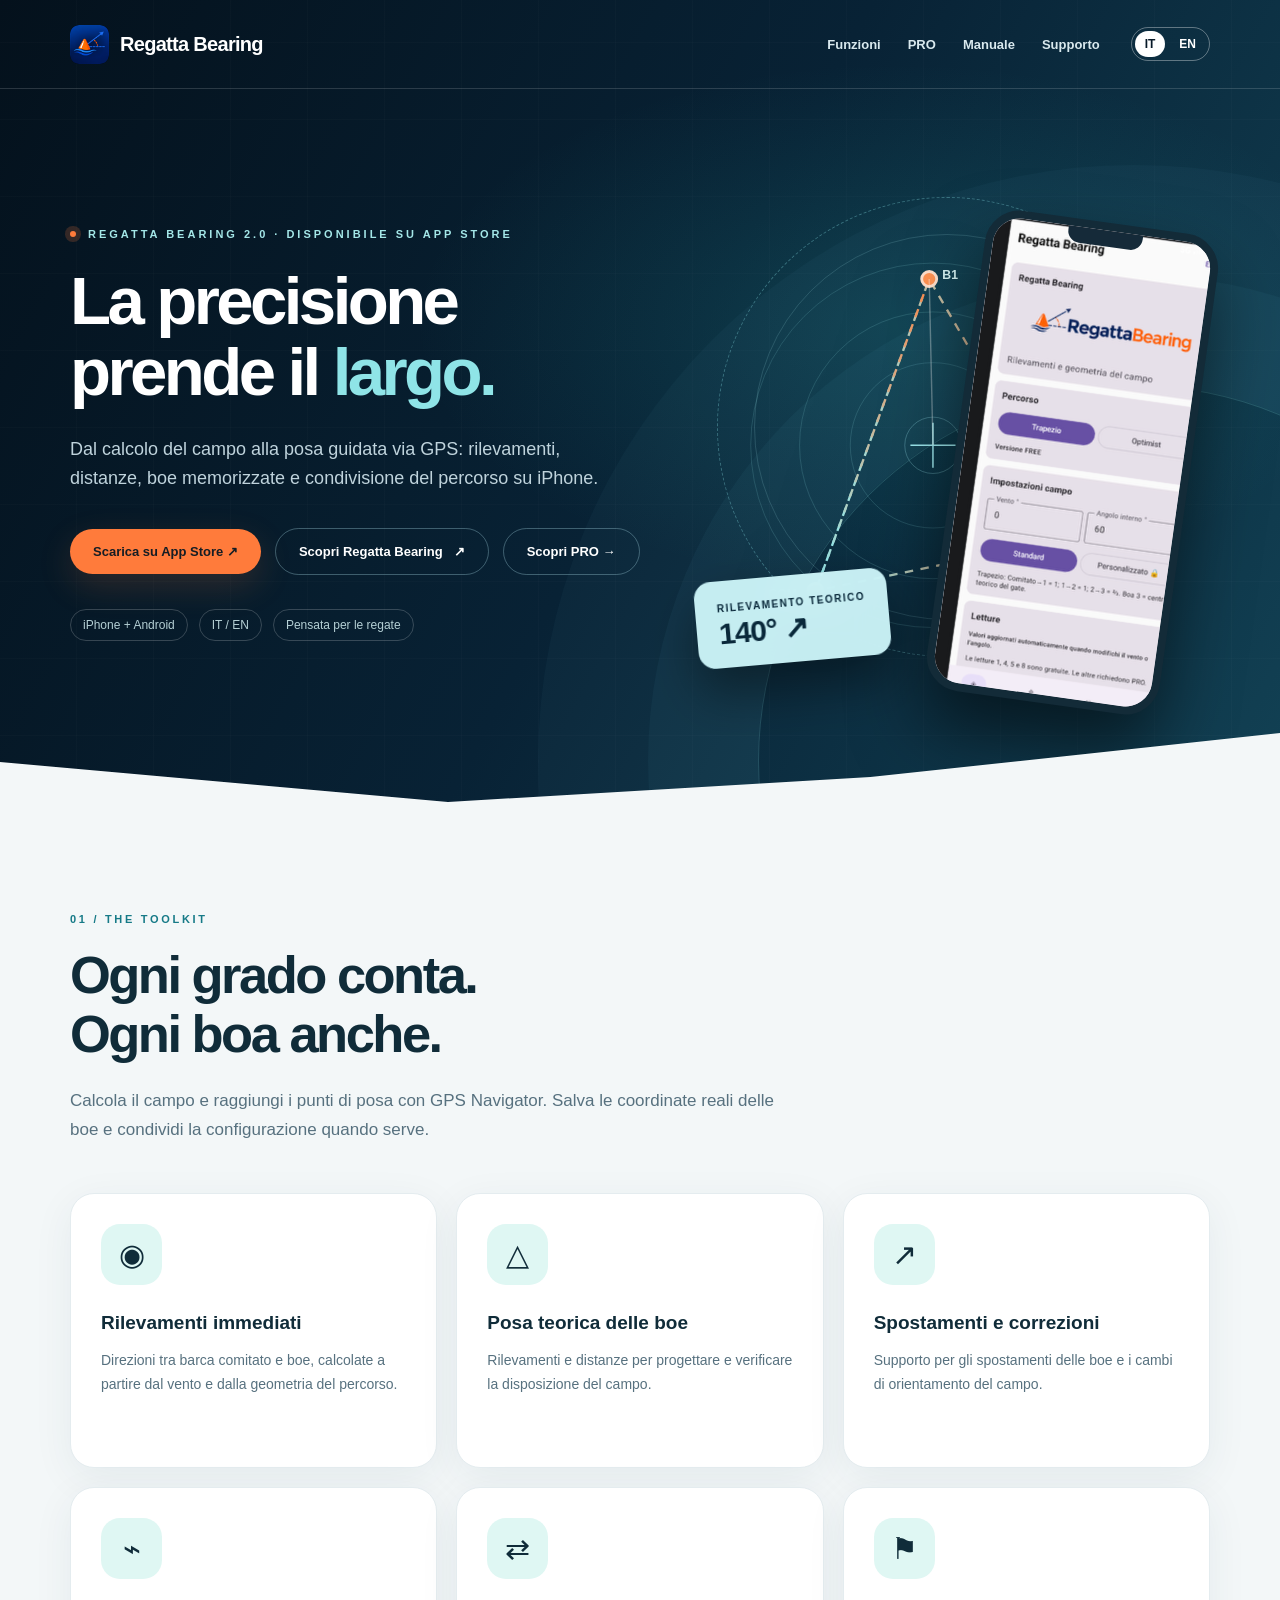
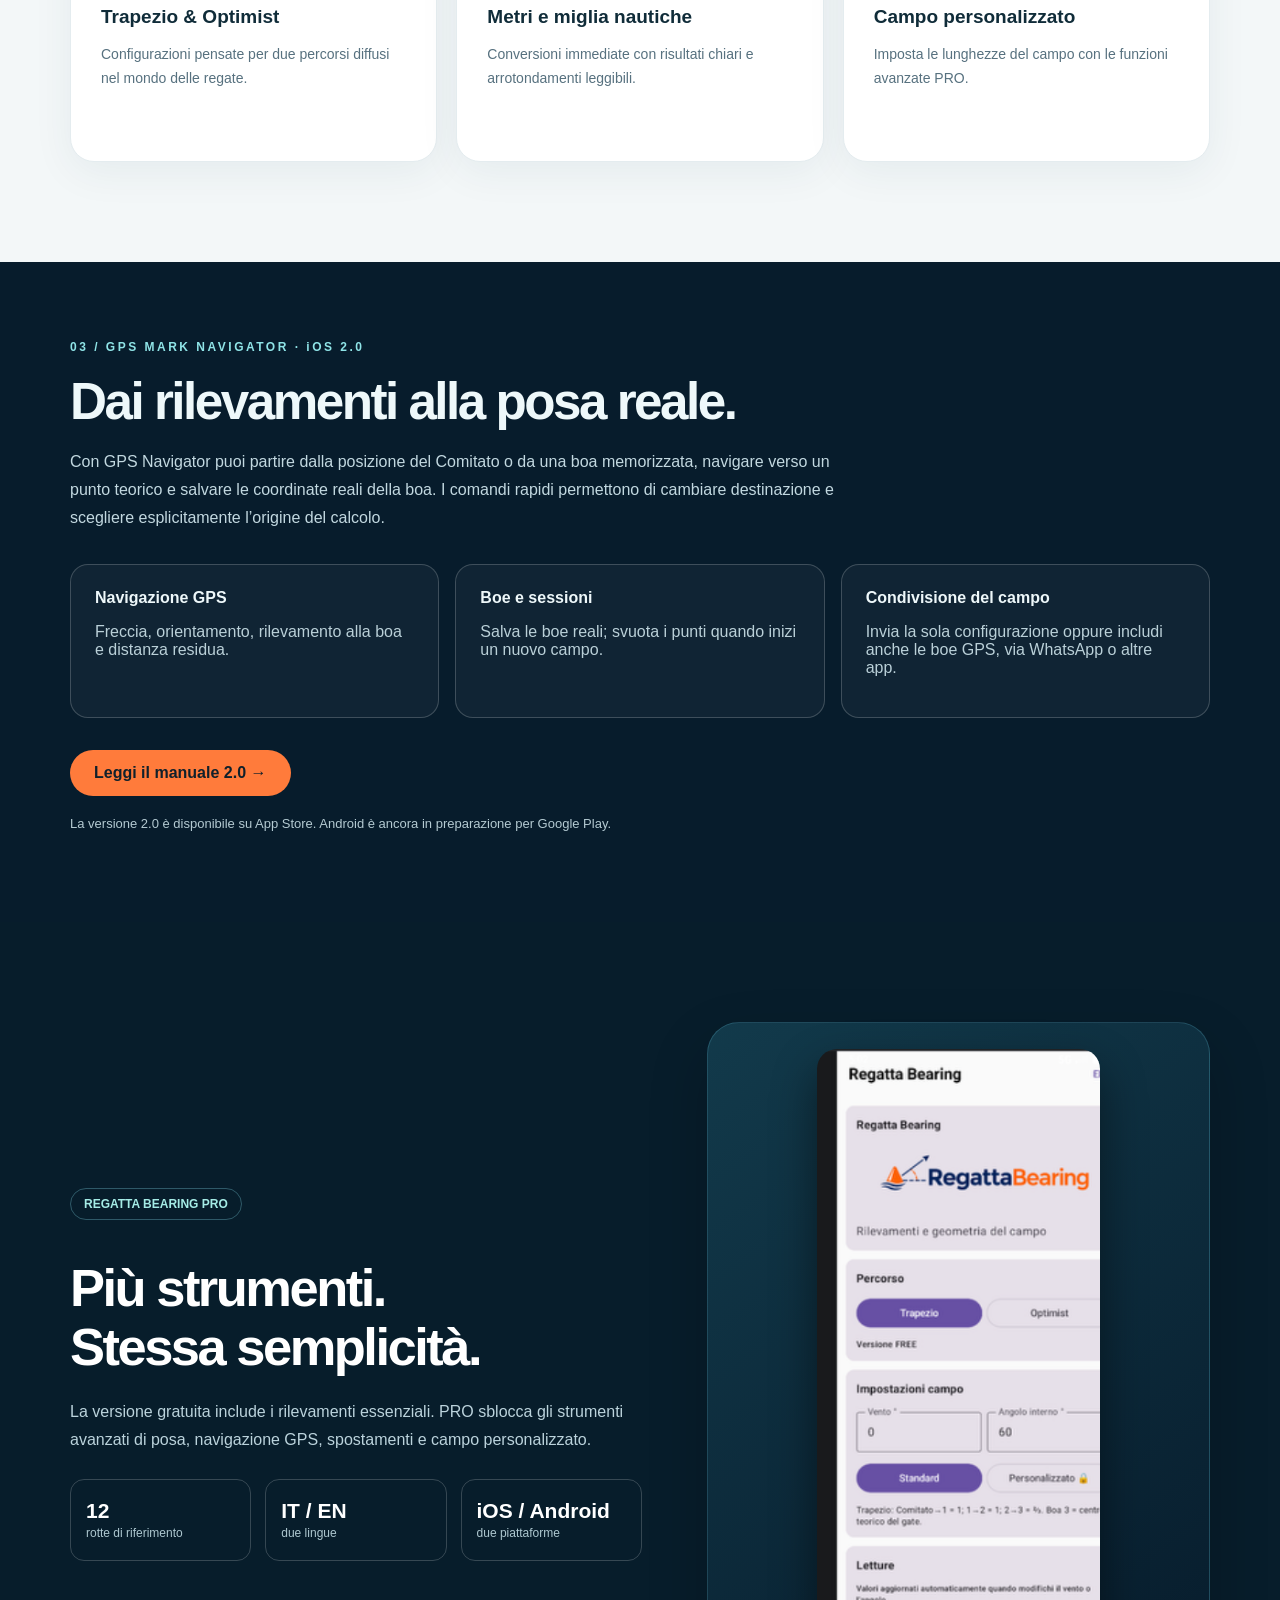
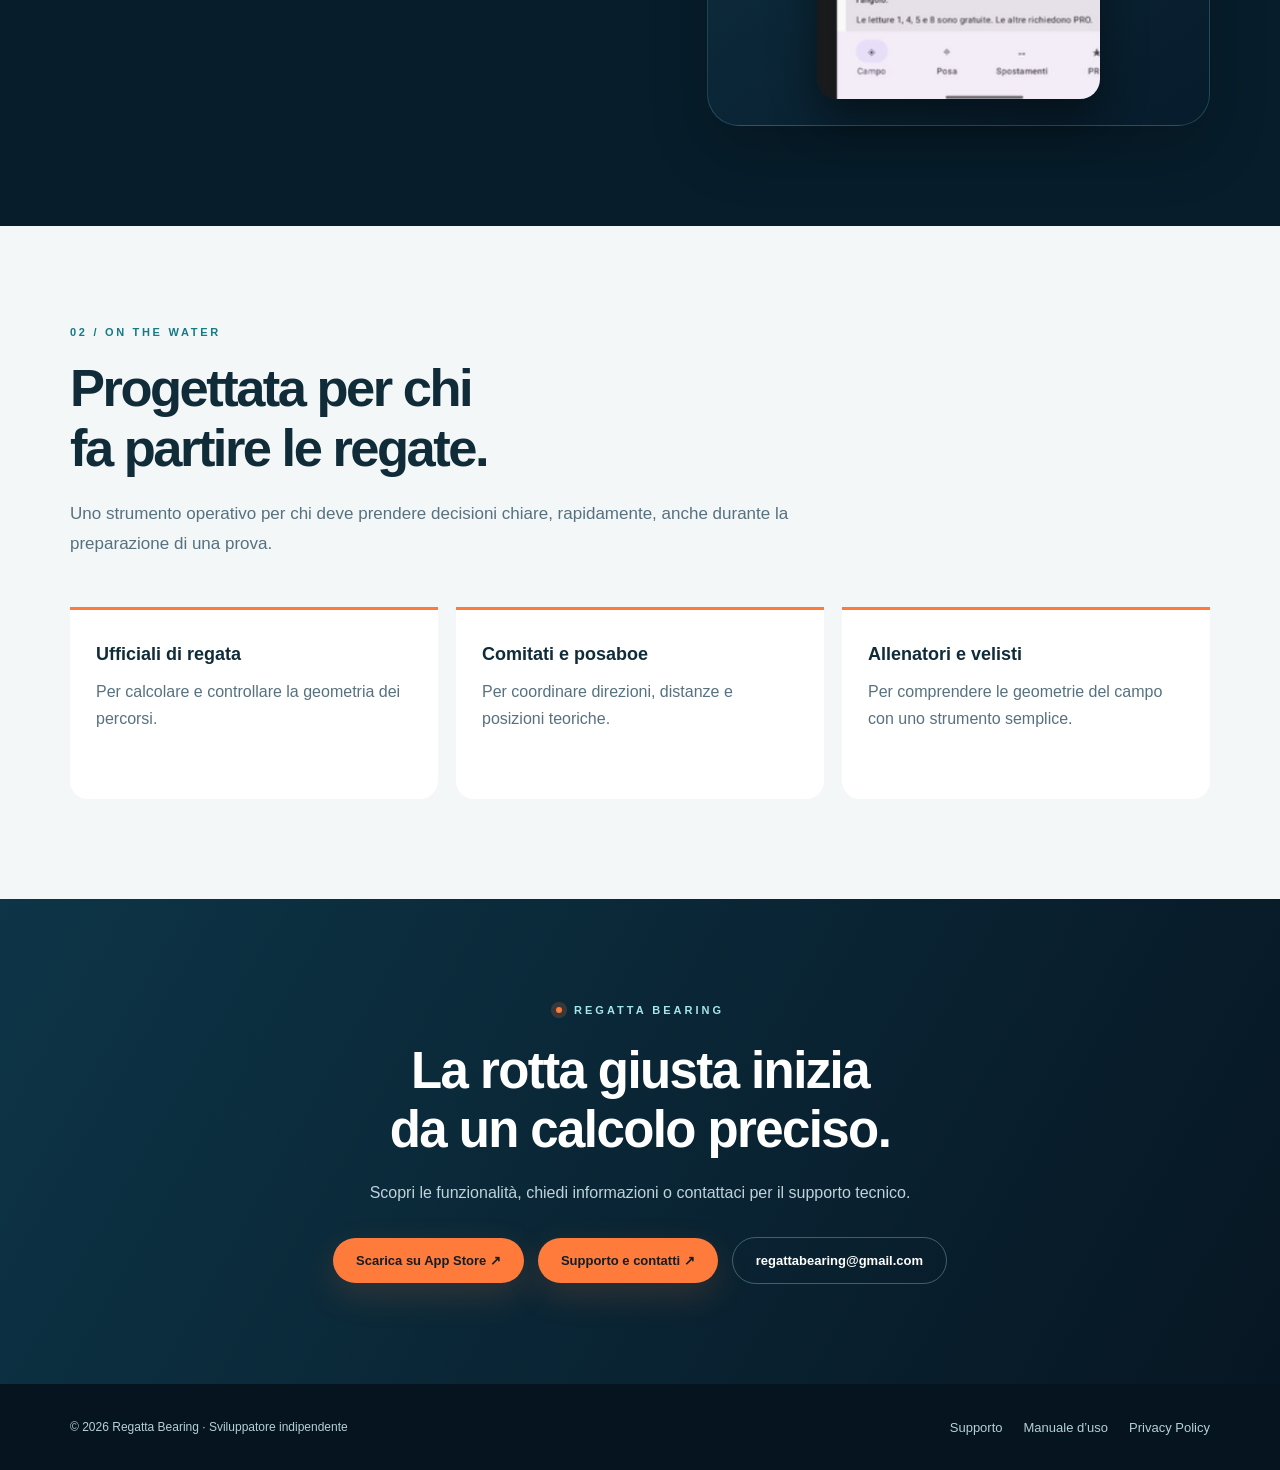
<file: index.html>
<!DOCTYPE html>

<html lang="it"><head><meta charset="utf-8"/><meta content="width=device-width,initial-scale=1" name="viewport"/><meta content="#061827" name="theme-color"/><meta content="Regatta Bearing 2.0 per iPhone: rilevamenti, geometria, GPS Navigator per la posa delle boe, posizioni GPS salvate e condivisione del campo. Manuale IT/EN." name="description"/><title>Regatta Bearing — Precision on the water</title><link href="app-icon.png" rel="icon"/><style>
:root{--navy:#061827;--mid:#0d3047;--cyan:#8fe4e7;--orange:#ff7b3b;--paper:#f3f7f8;--ink:#102c39;--soft:#57717f}*{box-sizing:border-box}html{scroll-behavior:smooth}body{margin:0;background:var(--paper);font-family:Inter,-apple-system,BlinkMacSystemFont,"Segoe UI",sans-serif;color:var(--ink);-webkit-font-smoothing:antialiased}a{color:inherit}button{font:inherit;cursor:pointer}.wrap{max-width:1200px;margin:auto;padding:0 30px}.header{position:absolute;top:0;left:0;right:0;z-index:5;border-bottom:1px solid #ffffff26}.nav{height:88px;display:flex;align-items:center;justify-content:space-between;gap:30px}.brand{display:flex;align-items:center;gap:11px;text-decoration:none;color:white;font-size:20px;font-weight:850;letter-spacing:-.7px}.brand img{width:39px;height:39px;object-fit:contain;border-radius:9px}.navright{display:flex;align-items:center;gap:31px}.navlinks{display:flex;align-items:center;gap:27px}.navlinks a{text-decoration:none;font-size:13px;color:#d9e9ee;font-weight:650;transition:color .2s}.navlinks a:hover{color:white}.lang{display:flex;gap:4px;border:1px solid #ffffff59;border-radius:50px;padding:3px}.lang button{background:transparent;color:#fff;border:0;border-radius:30px;padding:6px 10px;font-size:12px;font-weight:800}.lang button.on{background:white;color:var(--navy)}.hero{min-height:790px;position:relative;overflow:hidden;color:#fff;background:linear-gradient(118deg,#04111c 0%,#082235 51%,#124154 100%)}.hero:before{content:"";position:absolute;inset:0;background:radial-gradient(ellipse at 70% 40%,#2cb9b42b,transparent 38%),repeating-linear-gradient(0deg,transparent 0px,transparent 76px,#ffffff08 77px),repeating-linear-gradient(90deg,transparent 0px,transparent 76px,#ffffff08 77px);pointer-events:none}.hero:after{content:"";position:absolute;bottom:-40%;right:-18%;height:750px;width:750px;border:1px solid #88e1e333;border-radius:50%;box-shadow:0 0 0 110px #7bdde90a,0 0 0 220px #7bdde908;pointer-events:none}.hero-inner{position:relative;z-index:2;padding-top:177px;padding-bottom:125px;display:grid;grid-template-columns:minmax(0,1.04fr) minmax(0,.96fr);align-items:center;gap:44px}.kicker{display:inline-flex;align-items:center;gap:12px;text-transform:uppercase;letter-spacing:3px;font-size:11px;font-weight:850;color:#a4e7e8}.kicker:before{content:"";height:6px;width:6px;background:var(--orange);border-radius:50%;box-shadow:0 0 0 5px #ff7b3b30}.hero h1{margin:24px 0 27px;font-size:clamp(46px,5.25vw,75px);letter-spacing:-3.6px;line-height:1.06;font-weight:850;max-width:620px}.hero h1 em{font-style:normal;color:var(--cyan)}.lead{color:#bfd3dc;max-width:540px;font-size:18px;line-height:1.65;margin:0 0 34px;display:block}.actions{display:flex;align-items:center;gap:14px;flex-wrap:wrap}.primary,.outline{display:inline-flex;gap:11px;justify-content:center;align-items:center;text-decoration:none;border-radius:50px;padding:15px 23px;font-weight:800;font-size:13px;transition:transform .2s,background .2s}.primary{background:var(--orange);color:#151d24;box-shadow:0 12px 35px #ff7b3b29}.outline{border:1px solid #94c0cd65;color:white}.primary:hover,.outline:hover{transform:translateY(-3px)}.hero-meta{margin-top:34px;display:flex;flex-wrap:wrap;gap:11px;color:#b5d0d5;font-size:12px}.hero-meta span{padding:8px 12px;border:1px solid #ffffff31;border-radius:30px}.visual{height:510px;position:relative;display:flex;align-items:center;justify-content:center}.ring{width:460px;height:460px;border:1px dashed #86dde45b;border-radius:50%;position:absolute;top:20px;left:calc(50% - 230px);animation:spin 110s linear infinite}.ring:after{content:"";position:absolute;inset:36px;border:1px solid #a2e2e72c;border-radius:50%}@keyframes spin{to{transform:rotate(360deg)}}.field{width:100%;max-width:560px;position:absolute;top:25px;left:0;filter:drop-shadow(0 10px 35px #06151d55)}.phone{position:absolute;width:235px;height:485px;right:20px;top:43px;border:8px solid #132b38;border-radius:35px;background:#e7e2ea;transform:rotate(8deg);box-shadow:0 38px 70px #0008;overflow:hidden}.phone:before{content:"";position:absolute;background:#152a39;z-index:2;width:75px;height:16px;border-radius:0 0 12px 12px;top:0;left:calc(50% - 37px)}.phone img{width:100%;height:100%;object-fit:cover;object-position:top}.floatbox{position:absolute;left:12px;bottom:25px;backdrop-filter:blur(16px);background:#d4fcffeb;color:#09283a;border-radius:17px;padding:17px 22px;box-shadow:0 25px 50px #0006;transform:rotate(-5deg)}.floatbox b{display:block;font-size:30px;letter-spacing:-1px}.floatbox small{font-size:10px;text-transform:uppercase;letter-spacing:1.5px;font-weight:800}.wave{height:100px;background:var(--paper);clip-path:polygon(0 49%,35% 89%,68% 64%,100% 20%,100% 100%,0 100%);margin-top:-99px;position:relative;z-index:2}.section{padding:100px 0}.section-eyebrow{font-size:11px;text-transform:uppercase;font-weight:850;letter-spacing:2.7px;color:#167a87}.section h2{font-size:clamp(35px,4.1vw,57px);line-height:1.13;letter-spacing:-2.5px;margin:20px 0 22px;max-width:850px}.section-intro{color:var(--soft);max-width:735px;line-height:1.75;font-size:17px;margin:0 0 48px}.features{display:grid;grid-template-columns:repeat(3,1fr);gap:19px}.feature{background:#fff;border:1px solid #e4ecef;padding:30px 30px 38px;border-radius:24px;min-height:275px;box-shadow:0 10px 40px #173d5010;transition:transform .2s}.feature:hover{transform:translateY(-6px)}.symbol{font-size:30px;width:61px;height:61px;display:grid;place-items:center;background:#dff7f3;border-radius:19px;margin-bottom:26px}.feature h3{font-size:19px;line-height:1.3;margin:0 0 13px}.feature p{color:var(--soft);line-height:1.7;font-size:14px;margin:0}.product{background:#071d2b;color:#fff;overflow:hidden}.productgrid{display:grid;grid-template-columns:minmax(0,1fr) minmax(0,.88fr);align-items:center;gap:65px}.product h2{color:#fff}.product p{color:#bbd3dc;line-height:1.75;max-width:560px;margin:0 0 22px}.panel{background:linear-gradient(145deg,#123a4b,#071b2b);padding:26px;border:1px solid #5bacc345;border-radius:32px;position:relative;box-shadow:0 25px 60px #0003}.panel img{max-height:650px;width:auto;max-width:100%;display:block;margin:auto;border-radius:20px;box-shadow:0 20px 45px #0007}.tag{display:inline-block;border:1px solid #6ab4c366;color:#a5ece6;font-size:12px;font-weight:750;padding:8px 13px;border-radius:50px;margin-bottom:18px}.stats{display:grid;grid-template-columns:repeat(3,1fr);gap:14px;margin-top:25px}.stat{padding:19px 15px;border:1px solid #ffffff30;border-radius:14px}.stat strong{font-size:21px;display:block}.stat span{font-size:12px;color:#aec8d0}.audience{display:grid;grid-template-columns:repeat(3,1fr);gap:18px}.audience article{border-top:3px solid var(--orange);padding:24px 26px 32px;min-height:192px;background:#fff;border-radius:0 0 18px 18px}.audience h3{font-size:18px;line-height:1.35;margin:8px 0 12px}.audience p{color:var(--soft);line-height:1.7;margin:0}.endcap{padding:100px 30px;text-align:center;background:linear-gradient(120deg,#0d3547,#071623);color:#fff}.endcap h2{font-size:clamp(32px,4vw,51px);letter-spacing:-1.6px;line-height:1.17;margin:24px auto 19px;max-width:840px}.endcap p{color:#bfd3dc;line-height:1.75;max-width:610px;margin:0 auto 30px}.footer{background:#05141f;color:#b6d0d8;padding:34px 0}.footer .wrap{display:flex;justify-content:space-between;gap:24px;flex-wrap:wrap;align-items:center}.footer a{text-decoration:none;margin-left:21px;font-size:13px}.footer a:hover{text-decoration:underline}.footer small{font-size:12px}.it,.en{display:none}html[lang=it] .it,html[lang=en] .en{display:revert}html[lang=it] a.it.primary,html[lang=en] a.en.primary,html[lang=it] a.it.outline,html[lang=en] a.en.outline{display:inline-flex}html[lang=it] .it.flex,html[lang=en] .en.flex{display:flex}@media(max-width:960px){.hero-inner{grid-template-columns:1fr;padding-top:153px;gap:15px}.visual{height:450px;max-width:560px;margin:auto;width:100%}.hero{min-height:1000px}.features,.audience{grid-template-columns:1fr 1fr}.productgrid{grid-template-columns:1fr}.navlinks{gap:13px}}@media(max-width:600px){.wrap{padding:0 21px}.header .nav{height:70px}.brand{font-size:17px}.brand img{width:32px;height:32px}.navlinks{display:none}.hero-inner{padding-top:132px;padding-bottom:95px}.hero h1{letter-spacing:-2px;font-size:clamp(42px,10.6vw,58px);line-height:1.08}.lead{font-size:16px}.hero{min-height:930px}.visual{height:380px}.field{top:20px}.ring{transform:scale(.72);left:calc(50% - 230px);top:-24px}.phone{right:20px;width:195px;height:395px;top:20px}.floatbox{left:0;bottom:14px;padding:12px}.floatbox b{font-size:23px}.wave{height:60px;margin-top:-58px}.section{padding:69px 0}.features,.audience{grid-template-columns:1fr}.section h2{letter-spacing:-1.8px}.panel{padding:23px}.footer .wrap{display:block}.footer a{margin:12px 16px 0 0;display:inline-block}.stats{grid-template-columns:1fr 1fr 1fr}.stat{padding:12px 8px}.stat strong{font-size:16px}.stat span{font-size:10px}}
@media(prefers-reduced-motion:reduce){*{scroll-behavior:auto!important;animation:none!important;transition:none!important}}

/* Language-aware flow: headings and paragraphs must remain block-level. */
html[lang="it"] h1.it,html[lang="en"] h1.en,html[lang="it"] h2.it,html[lang="en"] h2.en,html[lang="it"] h3.it,html[lang="en"] h3.en,html[lang="it"] p.it,html[lang="en"] p.en{display:block}
html[lang="it"] .navlinks a.it,html[lang="en"] .navlinks a.en{display:inline-block}
html[lang="it"] .footer a.it,html[lang="en"] .footer a.en{display:inline-block}
.hero-inner>div:first-child{min-width:0}.hero .visual{min-width:0}.section .wrap>.section-eyebrow{display:block}.audience article,.feature{overflow-wrap:break-word}.footer .wrap{align-items:center}
@media(max-width:960px){.hero-inner{grid-template-columns:minmax(0,1fr)}.hero h1{max-width:740px}.productgrid{grid-template-columns:1fr}.panel{max-width:550px;margin:0 auto;width:100%}}
@media(max-width:600px){.hero-inner{gap:30px}.section h2{font-size:clamp(34px,9vw,44px);line-height:1.15}.feature{min-height:auto;padding:27px}.audience article{min-height:auto}.product .stats{gap:7px}.endcap{padding:76px 22px}.endcap .actions{flex-direction:column}.endcap .actions a{max-width:100%;overflow-wrap:anywhere}.hero .visual{overflow:visible}}
</style></head><body>
<header class="header"><nav class="nav wrap"><a class="brand" href="/"><img alt="Regatta Bearing" src="app-icon.png"/>Regatta Bearing</a><div class="navright"><div class="navlinks"><a class="it" href="#funzioni">Funzioni</a><a class="en" href="#funzioni">Features</a><a href="#pro">PRO</a><a class="it" href="manuale.html">Manuale</a><a class="en" href="manuale.html">User guide</a><a class="it" href="support.html">Supporto</a><a class="en" href="support.html">Support</a></div><div class="lang"><button class="on" data-lang="it" type="button">IT</button><button data-lang="en" type="button">EN</button></div></div></nav></header>
<main><section class="hero"><div class="wrap hero-inner"><div><div class="kicker">Regatta Bearing 2.0 · Disponibile su App Store</div><h1 class="it">La precisione<br/>prende il <em>largo.</em></h1><h1 class="en">Precision<br/>sets <em>sail.</em></h1><p class="lead it">Dal calcolo del campo alla posa guidata via GPS: rilevamenti, distanze, boe memorizzate e condivisione del percorso su iPhone.</p><p class="lead en">From course calculations to GPS-assisted mark laying: bearings, distances, saved marks and course sharing on iPhone.</p><div class="actions"><a aria-label="Scarica Regatta Bearing su App Store" class="primary it" href="https://apps.apple.com/us/app/regattabearing/id6820280883" rel="noopener noreferrer" target="_blank">Scarica su App Store ↗</a><a aria-label="Download Regatta Bearing on the App Store" class="primary en" href="https://apps.apple.com/us/app/regattabearing/id6820280883" rel="noopener noreferrer" target="_blank">Download on the App Store ↗</a><a class="outline it" href="#funzioni">Scopri Regatta Bearing <span>↗</span></a><a class="outline en" href="#funzioni">Explore Regatta Bearing <span>↗</span></a><a class="outline it" href="#pro">Scopri PRO →</a><a class="outline en" href="#pro">Explore PRO →</a></div><div class="hero-meta"><span>iPhone + Android</span><span>IT / EN</span><span class="it">Pensata per le regate</span><span class="en">Built for racing</span></div></div><div aria-label="Illustrazione di un campo di regata con anteprima dell'app" class="visual"><div class="ring"></div><svg aria-label="Geometria di un campo di regata" class="field" role="img" viewbox="0 0 560 515"><defs><lineargradient id="route" x1="0" x2="1"><stop stop-color="#8ee8ee"></stop><stop offset="1" stop-color="#ff8c4e"></stop></lineargradient></defs><g fill="none" stroke="#82cdd1" stroke-opacity=".2"><circle cx="265" cy="259" r="194"></circle><circle cx="265" cy="259" r="142"></circle><circle cx="265" cy="259" r="88"></circle></g><g fill="none" stroke="url(#route)" stroke-dasharray="9 8" stroke-width="2.5"><path d="M140 414 L261 82 L420 356 L140 414"></path><path d="M261 82 L140 414"></path></g><g fill="#ff9252" stroke="#ffdfcb" stroke-width="3"><circle cx="140" cy="414" r="8"></circle><circle cx="261" cy="82" r="8"></circle><circle cx="420" cy="356" r="8"></circle></g><g fill="#d9f7f7" font-family="sans-serif" font-size="13" font-weight="700"><text x="275" y="82">B1</text><text x="90" y="422">COM</text><text x="429" y="363">B2</text></g><g fill="none" stroke="#9eeaf0" transform="translate(265 259)"><path d="M0 -24 L0 24 M-24 0 L24 0" stroke-width="1.6"></path><circle r="30" stroke-opacity=".3"></circle></g><path d="M265 259 L261 82" stroke="#ffffff55" stroke-width="1.5"></path></svg><div class="phone"><img alt="Anteprima reale di Regatta Bearing su Android" src="android-preview.png"/></div><div class="floatbox"><small class="it">Rilevamento teorico</small><small class="en">Calculated bearing</small><b>140° ↗</b></div></div></div></section><div class="wave"></div>
<section class="section" id="funzioni"><div class="wrap"><span class="section-eyebrow">01 / THE TOOLKIT</span><h2 class="it">Ogni grado conta.<br/>Ogni boa anche.</h2><h2 class="en">Every degree counts.<br/>Every mark matters.</h2><p class="section-intro it">Calcola il campo e raggiungi i punti di posa con GPS Navigator. Salva le coordinate reali delle boe e condividi la configurazione quando serve.</p><p class="section-intro en">Calculate your course and navigate toward planned positions with GPS Navigator. Save real mark coordinates and share course settings when needed.</p><div class="features"><article class="feature"><div class="symbol">◉</div><h3 class="it">Rilevamenti immediati</h3><h3 class="en">Instant bearings</h3><p class="it">Direzioni tra barca comitato e boe, calcolate a partire dal vento e dalla geometria del percorso.</p><p class="en">Directions between the committee boat and marks, derived from wind and course geometry.</p></article><article class="feature"><div class="symbol">△</div><h3 class="it">Posa teorica delle boe</h3><h3 class="en">Theoretical mark placement</h3><p class="it">Rilevamenti e distanze per progettare e verificare la disposizione del campo.</p><p class="en">Bearings and distances to plan and check your race-course layout.</p></article><article class="feature"><div class="symbol">↗</div><h3 class="it">Spostamenti e correzioni</h3><h3 class="en">Adjustments and offsets</h3><p class="it">Supporto per gli spostamenti delle boe e i cambi di orientamento del campo.</p><p class="en">Support for mark offsets and race-course orientation changes.</p></article><article class="feature"><div class="symbol">⌁</div><h3>Trapezio &amp; Optimist</h3><p class="it">Configurazioni pensate per due percorsi diffusi nel mondo delle regate.</p><p class="en">Configurations designed for two established sailing race courses.</p></article><article class="feature"><div class="symbol">⇄</div><h3 class="it">Metri e miglia nautiche</h3><h3 class="en">Meters and nautical miles</h3><p class="it">Conversioni immediate con risultati chiari e arrotondamenti leggibili.</p><p class="en">Quick conversions with clear, easy-to-read results.</p></article><article class="feature"><div class="symbol">⚑</div><h3 class="it">Campo personalizzato</h3><h3 class="en">Custom course</h3><p class="it">Imposta le lunghezze del campo con le funzioni avanzate PRO.</p><p class="en">Configure course lengths with advanced PRO features.</p></article></div></div></section>
<section class="section" id="gps-navigator" style="padding:78px 0;background:#071c2c;color:#eef8fa"><div class="wrap"><div style="font-size:12px;letter-spacing:2.5px;color:#8fe4e7;font-weight:800;margin-bottom:20px">03 / GPS MARK NAVIGATOR · iOS 2.0</div><h2 class="it" style="font-size:clamp(32px,4vw,52px);line-height:1.1;margin:0 0 18px">Dai rilevamenti alla posa reale.</h2><h2 class="en" style="font-size:clamp(32px,4vw,52px);line-height:1.1;margin:0 0 18px">From bearings to real mark placement.</h2><p class="it" style="max-width:770px;line-height:1.75;color:#c2d8e0">Con GPS Navigator puoi partire dalla posizione del Comitato o da una boa memorizzata, navigare verso un punto teorico e salvare le coordinate reali della boa. I comandi rapidi permettono di cambiare destinazione e scegliere esplicitamente l’origine del calcolo.</p><p class="en" style="max-width:770px;line-height:1.75;color:#c2d8e0">GPS Navigator lets you start from the Race Committee or a saved mark, navigate to a planned position, and record the actual GPS mark coordinates. Quick controls let you switch destinations and explicitly choose the calculation origin.</p><div style="display:grid;grid-template-columns:repeat(auto-fit,minmax(210px,1fr));gap:16px;margin:32px 0"><div style="padding:24px;border-radius:18px;border:1px solid #ffffff31;background:#ffffff0a"><strong class="it">Navigazione GPS</strong><strong class="en">GPS navigation</strong><p class="it" style="color:#bad0d8">Freccia, orientamento, rilevamento alla boa e distanza residua.</p><p class="en" style="color:#bad0d8">Arrow, heading, bearing to mark and remaining distance.</p></div><div style="padding:24px;border-radius:18px;border:1px solid #ffffff31;background:#ffffff0a"><strong class="it">Boe e sessioni</strong><strong class="en">Marks and sessions</strong><p class="it" style="color:#bad0d8">Salva le boe reali; svuota i punti quando inizi un nuovo campo.</p><p class="en" style="color:#bad0d8">Save real mark positions; clear saved points for a new course.</p></div><div style="padding:24px;border-radius:18px;border:1px solid #ffffff31;background:#ffffff0a"><strong class="it">Condivisione del campo</strong><strong class="en">Course sharing</strong><p class="it" style="color:#bad0d8">Invia la sola configurazione oppure includi anche le boe GPS, via WhatsApp o altre app.</p><p class="en" style="color:#bad0d8">Share settings only or include GPS marks, via WhatsApp or other apps.</p></div></div><a href="manuale.html" style="display:inline-flex;background:#ff7b3b;color:#10202b;border-radius:28px;padding:14px 24px;font-weight:800;text-decoration:none"><span class="it">Leggi il manuale 2.0 →</span><span class="en">Read the 2.0 guide →</span></a><p class="it" style="font-size:13px;color:#b4cad2;margin-top:20px">La versione 2.0 è disponibile su App Store. Android è ancora in preparazione per Google Play.</p><p class="en" style="font-size:13px;color:#b4cad2;margin-top:20px">Version 2.0 is available on the App Store. Android is still being prepared for Google Play.</p></div></section><section class="section product" id="pro"><div class="wrap productgrid"><div><span class="tag">REGATTA BEARING PRO</span><h2 class="it">Più strumenti.<br/>Stessa semplicità.</h2><h2 class="en">More capability.<br/>Same simplicity.</h2><p class="it">La versione gratuita include i rilevamenti essenziali. PRO sblocca gli strumenti avanzati di posa, navigazione GPS, spostamenti e campo personalizzato.</p><p class="en">FREE includes essential bearings. PRO unlocks advanced mark placement, GPS navigation, adjustments and custom course configuration.</p><div class="stats"><div class="stat"><strong>12</strong><span class="it">rotte di riferimento</span><span class="en">reference routes</span></div><div class="stat"><strong>IT / EN</strong><span class="it">due lingue</span><span class="en">two languages</span></div><div class="stat"><strong>iOS / Android</strong><span class="it">due piattaforme</span><span class="en">two platforms</span></div></div></div><div class="panel"><img alt="Schermata dell'app Regatta Bearing" src="android-preview.png"/></div></div></section>
<section class="section"><div class="wrap"><span class="section-eyebrow">02 / ON THE WATER</span><h2 class="it">Progettata per chi<br/>fa partire le regate.</h2><h2 class="en">Designed for the people<br/>who make racing happen.</h2><p class="section-intro it">Uno strumento operativo per chi deve prendere decisioni chiare, rapidamente, anche durante la preparazione di una prova.</p><p class="section-intro en">An operational tool for people who need clear, quick decisions while preparing a race.</p><div class="audience"><article><h3 class="it">Ufficiali di regata</h3><h3 class="en">Race officials</h3><p class="it">Per calcolare e controllare la geometria dei percorsi.</p><p class="en">To calculate and verify course geometry.</p></article><article><h3 class="it">Comitati e posaboe</h3><h3 class="en">Committees &amp; mark crews</h3><p class="it">Per coordinare direzioni, distanze e posizioni teoriche.</p><p class="en">To coordinate bearings, distances and theoretical positions.</p></article><article><h3 class="it">Allenatori e velisti</h3><h3 class="en">Coaches &amp; sailors</h3><p class="it">Per comprendere le geometrie del campo con uno strumento semplice.</p><p class="en">To understand race-course geometry with a straightforward tool.</p></article></div></div></section>
<section class="endcap"><span class="kicker">REGATTA BEARING</span><h2 class="it">La rotta giusta inizia<br/>da un calcolo preciso.</h2><h2 class="en">A better course starts<br/>with a precise bearing.</h2><p class="it">Scopri le funzionalità, chiedi informazioni o contattaci per il supporto tecnico.</p><p class="en">Explore the features, ask questions or get technical support.</p><div class="actions" style="justify-content:center"><a class="primary it" href="https://apps.apple.com/us/app/regattabearing/id6820280883" rel="noopener noreferrer" target="_blank">Scarica su App Store ↗</a><a class="primary en" href="https://apps.apple.com/us/app/regattabearing/id6820280883" rel="noopener noreferrer" target="_blank">Download on the App Store ↗</a><a class="primary it" href="support.html">Supporto e contatti ↗</a><a class="primary en" href="support.html">Support &amp; contact ↗</a><a class="outline" href="mailto:regattabearing@gmail.com">regattabearing@gmail.com</a></div></section></main>
<footer class="footer"><div class="wrap"><small>© <span id="year">2026</span> Regatta Bearing · <span class="it">Sviluppatore indipendente</span><span class="en">Independent developer</span></small><div><a class="it" href="support.html">Supporto</a><a class="en" href="support.html">Support</a><a class="it" href="manuale.html">Manuale d’uso</a><a class="en" href="manuale.html">User guide</a><a class="it" href="privacy.html">Privacy Policy</a><a class="en" href="privacy.html">Privacy policy</a></div></div></footer>
<script>(function(){const buttons=document.querySelectorAll('[data-lang]');function setLang(l){document.documentElement.lang=l;buttons.forEach(b=>b.classList.toggle('on',b.dataset.lang===l));try{localStorage.setItem('rb_lang',l)}catch(e){}}buttons.forEach(b=>b.addEventListener('click',()=>setLang(b.dataset.lang)));let initial='it';try{initial=localStorage.getItem('rb_lang')||'it'}catch(e){}setLang(initial==='en'?'en':'it');document.getElementById('year').textContent=new Date().getFullYear()})();</script></body></html>
</file>
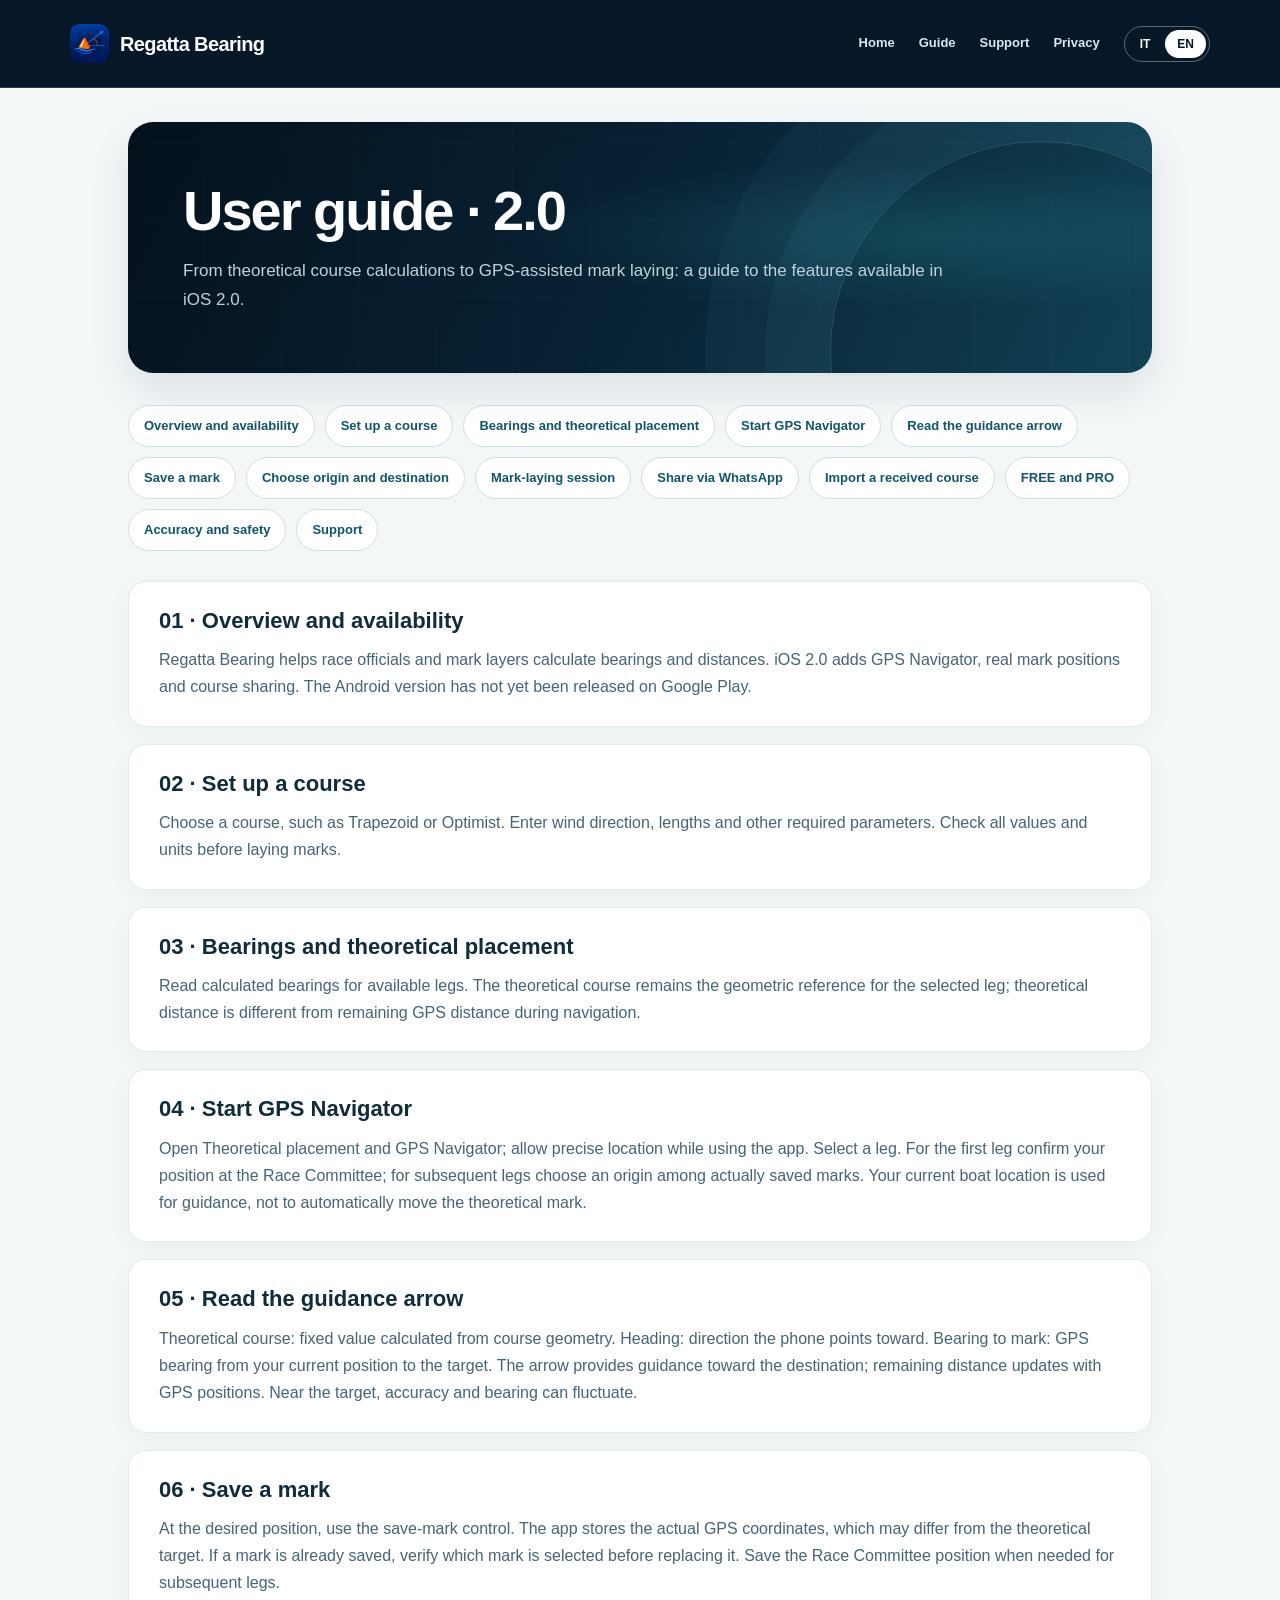
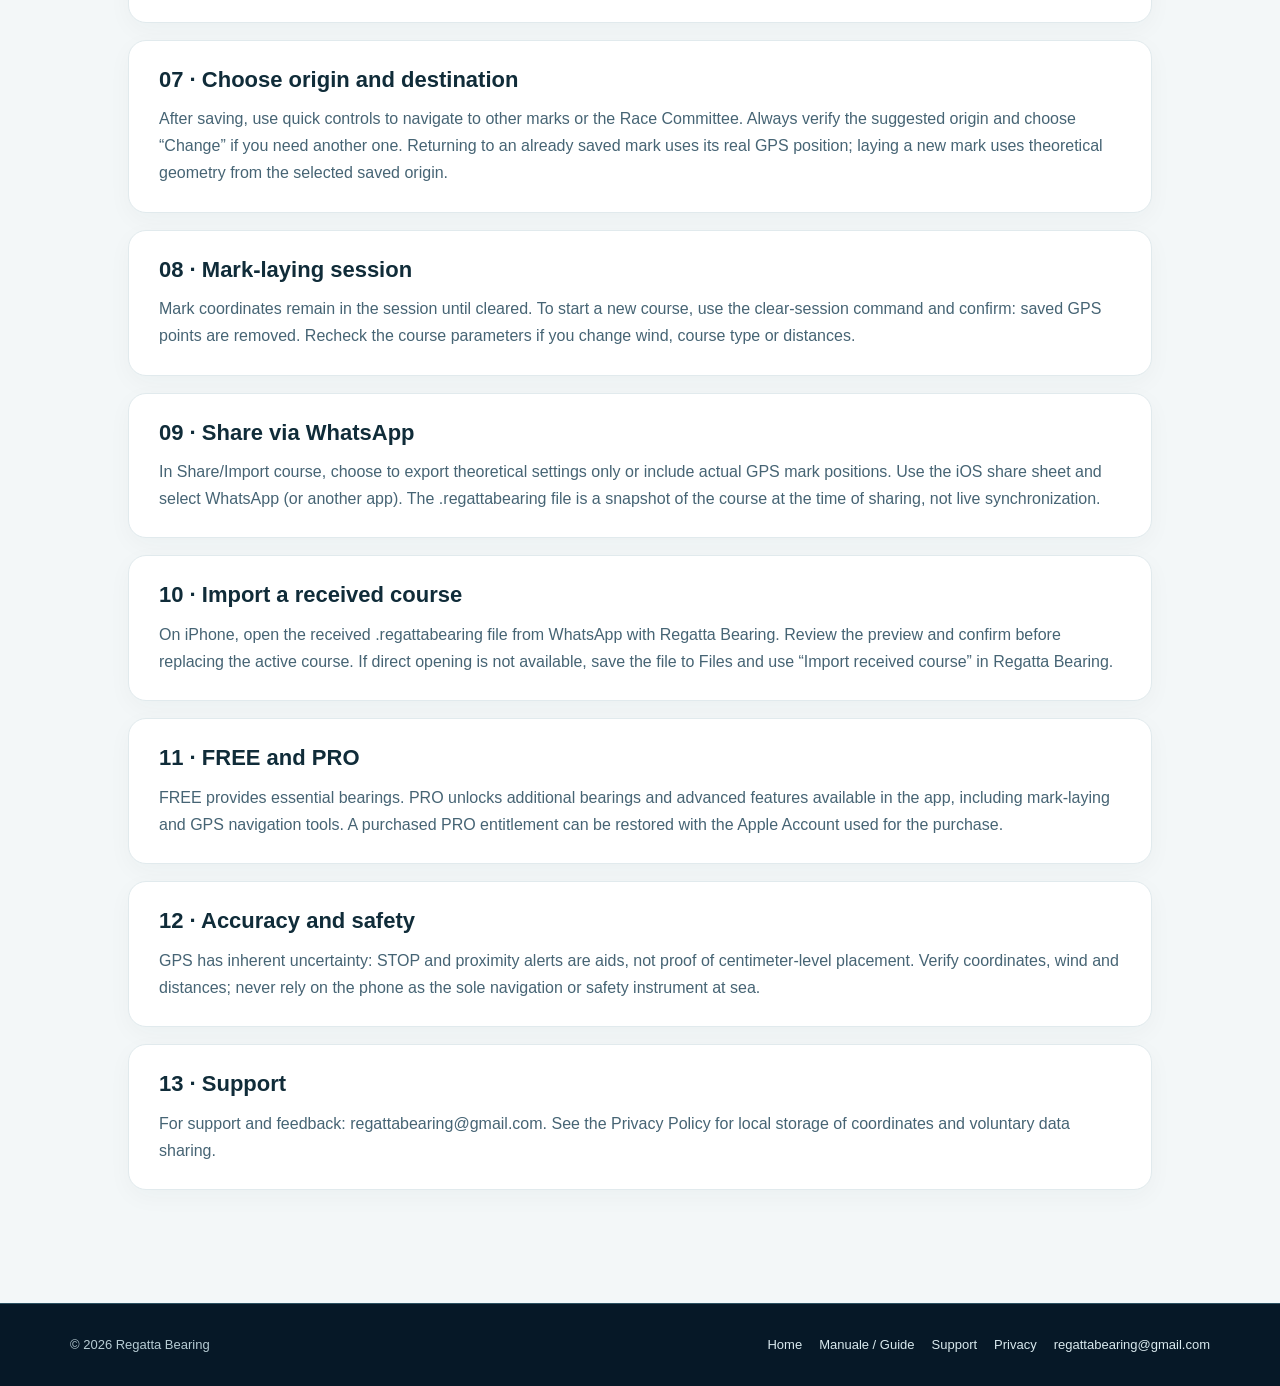
<file: manuale.html>
<!DOCTYPE html>

<html lang="it"><head><meta charset="utf-8"/><meta content="width=device-width, initial-scale=1" name="viewport"/><meta content="Manuale Regatta Bearing 2.0 (IT/EN): campo, rilevamenti, GPS Navigator, memorizzazione boe, origine, sessioni e condivisione WhatsApp." name="description"/><title>Manuale d’uso | Regatta Bearing</title><link href="app-icon.png" rel="icon"/><style>*{box-sizing:border-box}body{margin:0;font-family:Inter,-apple-system,BlinkMacSystemFont,"Segoe UI",sans-serif;background:#f3f7f8;color:#102c39;line-height:1.65}header{background:#061827;color:white}header .inner,main,footer{max-width:1100px;margin:auto;padding:20px 24px}.top{display:flex;justify-content:space-between;align-items:center;gap:15px;flex-wrap:wrap}.brand{color:white;text-decoration:none;font-weight:800;font-size:20px}.topnav a{color:#cfe6ed;text-decoration:none;margin-right:18px;font-size:14px}.switch button{border:1px solid #ffffff70;background:transparent;color:white;border-radius:30px;padding:7px 12px;cursor:pointer}.switch button.on{background:white;color:#061827}.hero{background:linear-gradient(115deg,#071827,#123e51);color:white;padding:46px 34px;border-radius:24px;margin:28px 0}.hero h1{font-size:clamp(32px,5vw,50px);line-height:1.15;margin:0 0 14px}.hero p{max-width:740px;color:#d1e5eb;margin:0}.notice{background:#fff2e8;border-left:4px solid #ff7b3b;padding:16px 20px;border-radius:10px;margin-bottom:25px}.toc{display:flex;flex-wrap:wrap;gap:10px;margin:25px 0}.toc a{border:1px solid #d7e3e6;border-radius:30px;padding:7px 13px;background:white;text-decoration:none;font-size:13px;color:#0e5263}.card{background:white;border:1px solid #e1eaed;border-radius:18px;padding:25px 30px;margin:17px 0;box-shadow:0 7px 25px #11374609}.card h2{margin:0 0 12px;font-size:22px;line-height:1.25}.card p{margin:0;color:#466474}footer{color:#56717c;font-size:14px}footer a{color:#155b70}html[lang="it"] .en,html[lang="en"] .it{display:none!important}@media(max-width:650px){.hero{padding:30px 22px}.card{padding:22px}.topnav a{margin-right:8px}}</style><link href="site-inner.css" rel="stylesheet"/></head><body><header class="rb-header"><div class="rb-nav"><a class="rb-brand" href="index.html"><img alt="" src="app-icon.png"/>Regatta Bearing</a><nav aria-label="Site navigation" class="rb-links"><a href="index.html">Home</a><a aria-current="page" href="manuale.html"><span class="it">Manuale</span><span class="en">Guide</span></a><a href="support.html"><span class="it">Supporto</span><span class="en">Support</span></a><a href="privacy.html">Privacy</a><div aria-label="Language" class="rb-language"><button data-lang="it" type="button">IT</button><button data-lang="en" type="button">EN</button></div></nav></div></header><main><section class="hero"><h1 class="it">Manuale d’uso · 2.0</h1><h1 class="en">User guide · 2.0</h1><p class="it">Dal calcolo teorico alla posa assistita dal GPS: guida alle funzioni disponibili nella versione iOS 2.0.</p><p class="en">From theoretical course calculations to GPS-assisted mark laying: a guide to the features available in iOS 2.0.</p></section><nav aria-label="Contents" class="toc"><a href="#s1"><span class="it">Panoramica e disponibilità</span><span class="en">Overview and availability</span></a><a href="#s2"><span class="it">Impostare il campo</span><span class="en">Set up a course</span></a><a href="#s3"><span class="it">Rilevamenti e posa teorica</span><span class="en">Bearings and theoretical placement</span></a><a href="#s4"><span class="it">Avviare GPS Navigator</span><span class="en">Start GPS Navigator</span></a><a href="#s5"><span class="it">Interpretare la freccia</span><span class="en">Read the guidance arrow</span></a><a href="#s6"><span class="it">Memorizzare una boa</span><span class="en">Save a mark</span></a><a href="#s7"><span class="it">Scegliere origine e destinazione</span><span class="en">Choose origin and destination</span></a><a href="#s8"><span class="it">Sessione di posa</span><span class="en">Mark-laying session</span></a><a href="#s9"><span class="it">Condividere via WhatsApp</span><span class="en">Share via WhatsApp</span></a><a href="#s10"><span class="it">Importare un campo ricevuto</span><span class="en">Import a received course</span></a><a href="#s11"><span class="it">FREE e PRO</span><span class="en">FREE and PRO</span></a><a href="#s12"><span class="it">Precisione e sicurezza</span><span class="en">Accuracy and safety</span></a><a href="#s13"><span class="it">Assistenza</span><span class="en">Support</span></a></nav><section class="card" id="s1"><h2 class="it">01 · Panoramica e disponibilità</h2><h2 class="en">01 · Overview and availability</h2><p class="it">Regatta Bearing aiuta ufficiali di regata e posaboe a calcolare rilevamenti e distanze. La 2.0 iOS aggiunge GPS Navigator, posizioni reali delle boe e condivisione dei campi. La versione Android non è ancora pubblicata su Google Play.</p><p class="en">Regatta Bearing helps race officials and mark layers calculate bearings and distances. iOS 2.0 adds GPS Navigator, real mark positions and course sharing. The Android version has not yet been released on Google Play.</p></section><section class="card" id="s2"><h2 class="it">02 · Impostare il campo</h2><h2 class="en">02 · Set up a course</h2><p class="it">Seleziona il percorso, ad esempio Trapezio o Optimist. Inserisci direzione del vento, lunghezze e gli altri parametri richiesti. Controlla valori e unità prima di iniziare la posa.</p><p class="en">Choose a course, such as Trapezoid or Optimist. Enter wind direction, lengths and other required parameters. Check all values and units before laying marks.</p></section><section class="card" id="s3"><h2 class="it">03 · Rilevamenti e posa teorica</h2><h2 class="en">03 · Bearings and theoretical placement</h2><p class="it">Consulta i rilevamenti calcolati per le tratte disponibili. La rotta teorica rimane il riferimento geometrico della tratta; la distanza teorica non va confusa con la distanza GPS residua durante la navigazione.</p><p class="en">Read calculated bearings for available legs. The theoretical course remains the geometric reference for the selected leg; theoretical distance is different from remaining GPS distance during navigation.</p></section><section class="card" id="s4"><h2 class="it">04 · Avviare GPS Navigator</h2><h2 class="en">04 · Start GPS Navigator</h2><p class="it">Apri Posa teorica e GPS Navigator; consenti la localizzazione precisa mentre usi l’app. Seleziona la tratta. Per la prima partenza conferma la posizione al Comitato; per le tratte successive scegli l’origine tra le boe realmente memorizzate. La posizione attuale del gommone serve a guidarti, non a spostare automaticamente la boa teorica.</p><p class="en">Open Theoretical placement and GPS Navigator; allow precise location while using the app. Select a leg. For the first leg confirm your position at the Race Committee; for subsequent legs choose an origin among actually saved marks. Your current boat location is used for guidance, not to automatically move the theoretical mark.</p></section><section class="card" id="s5"><h2 class="it">05 · Interpretare la freccia</h2><h2 class="en">05 · Read the guidance arrow</h2><p class="it">Rotta teorica: valore fisso calcolato dal campo. Orientamento: direzione verso cui punta il telefono. Rilevamento alla boa: direzione GPS dalla posizione attuale al bersaglio. La freccia indica come orientarsi verso la destinazione; la distanza residua si aggiorna con le nuove posizioni GPS. Vicino al bersaglio, accuratezza e rilevamento possono oscillare.</p><p class="en">Theoretical course: fixed value calculated from course geometry. Heading: direction the phone points toward. Bearing to mark: GPS bearing from your current position to the target. The arrow provides guidance toward the destination; remaining distance updates with GPS positions. Near the target, accuracy and bearing can fluctuate.</p></section><section class="card" id="s6"><h2 class="it">06 · Memorizzare una boa</h2><h2 class="en">06 · Save a mark</h2><p class="it">Raggiunto il punto desiderato, usa il pulsante per memorizzare la boa. L’app conserva la posizione GPS reale, che può differire da quella teorica. Quando una boa è già salvata, verifica il punto selezionato prima di sostituirlo. Memorizza anche il Comitato quando serve come riferimento per tratte successive.</p><p class="en">At the desired position, use the save-mark control. The app stores the actual GPS coordinates, which may differ from the theoretical target. If a mark is already saved, verify which mark is selected before replacing it. Save the Race Committee position when needed for subsequent legs.</p></section><section class="card" id="s7"><h2 class="it">07 · Scegliere origine e destinazione</h2><h2 class="en">07 · Choose origin and destination</h2><p class="it">Dopo il salvataggio puoi utilizzare i comandi rapidi per passare ad altre boe o al Comitato. Verifica sempre la boa di origine proposta e usa «Cambia» se devi selezionarne un’altra. Se la destinazione è già salvata, il ritorno utilizza le sue coordinate GPS reali; se è da posare, il calcolo teorico parte dall’origine memorizzata selezionata.</p><p class="en">After saving, use quick controls to navigate to other marks or the Race Committee. Always verify the suggested origin and choose “Change” if you need another one. Returning to an already saved mark uses its real GPS position; laying a new mark uses theoretical geometry from the selected saved origin.</p></section><section class="card" id="s8"><h2 class="it">08 · Sessione di posa</h2><h2 class="en">08 · Mark-laying session</h2><p class="it">Le coordinate delle boe restano nella sessione finché non le cancelli. Per iniziare un nuovo campo usa il comando per svuotare la sessione, confermando l’operazione: vengono eliminati i punti GPS salvati. Controlla nuovamente i parametri se modifichi vento, percorso o distanze.</p><p class="en">Mark coordinates remain in the session until cleared. To start a new course, use the clear-session command and confirm: saved GPS points are removed. Recheck the course parameters if you change wind, course type or distances.</p></section><section class="card" id="s9"><h2 class="it">09 · Condividere via WhatsApp</h2><h2 class="en">09 · Share via WhatsApp</h2><p class="it">Nella sezione Condividi/Importa campo scegli se inviare soltanto i parametri teorici oppure includere le boe GPS reali. Usa il menu di condivisione iOS e seleziona WhatsApp (oppure un’altra app). Il file .regattabearing contiene una copia del campo al momento dell’invio, non una sincronizzazione in tempo reale.</p><p class="en">In Share/Import course, choose to export theoretical settings only or include actual GPS mark positions. Use the iOS share sheet and select WhatsApp (or another app). The .regattabearing file is a snapshot of the course at the time of sharing, not live synchronization.</p></section><section class="card" id="s10"><h2 class="it">10 · Importare un campo ricevuto</h2><h2 class="en">10 · Import a received course</h2><p class="it">Su iPhone, da WhatsApp apri il file .regattabearing con Regatta Bearing. Controlla l’anteprima e conferma prima di sostituire il campo attivo. Se l’apertura diretta non è disponibile, salva il file nell’app File e usa «Importa campo ricevuto» all’interno di Regatta Bearing.</p><p class="en">On iPhone, open the received .regattabearing file from WhatsApp with Regatta Bearing. Review the preview and confirm before replacing the active course. If direct opening is not available, save the file to Files and use “Import received course” in Regatta Bearing.</p></section><section class="card" id="s11"><h2 class="it">11 · FREE e PRO</h2><h2 class="en">11 · FREE and PRO</h2><p class="it">FREE mette a disposizione i rilevamenti essenziali. PRO sblocca i rilevamenti aggiuntivi e le funzioni avanzate previste dall’app, fra cui gli strumenti di posa e navigazione GPS. L’accesso PRO acquistato può essere ripristinato con l’account Apple associato all’acquisto.</p><p class="en">FREE provides essential bearings. PRO unlocks additional bearings and advanced features available in the app, including mark-laying and GPS navigation tools. A purchased PRO entitlement can be restored with the Apple Account used for the purchase.</p></section><section class="card" id="s12"><h2 class="it">12 · Precisione e sicurezza</h2><h2 class="en">12 · Accuracy and safety</h2><p class="it">Il GPS ha un margine di errore: STOP e prossimità alla boa sono indicazioni di supporto, non certificano un posizionamento al centimetro. Verifica coordinate, vento e distanze; non usare il telefono come unico strumento di navigazione o sicurezza in mare.</p><p class="en">GPS has inherent uncertainty: STOP and proximity alerts are aids, not proof of centimeter-level placement. Verify coordinates, wind and distances; never rely on the phone as the sole navigation or safety instrument at sea.</p></section><section class="card" id="s13"><h2 class="it">13 · Assistenza</h2><h2 class="en">13 · Support</h2><p class="it">Per assistenza e segnalazioni: regattabearing@gmail.com. Consulta anche la Privacy Policy per il trattamento locale delle coordinate e la condivisione volontaria dei dati.</p><p class="en">For support and feedback: regattabearing@gmail.com. See the Privacy Policy for local storage of coordinates and voluntary data sharing.</p></section></main><footer class="rb-footer"><div class="rb-footer-inner"><span>© 2026 Regatta Bearing</span><div class="rb-footer-links"><a href="index.html">Home</a><a href="manuale.html">Manuale / Guide</a><a href="support.html">Support</a><a href="privacy.html">Privacy</a><a href="mailto:regattabearing@gmail.com">regattabearing@gmail.com</a></div></div></footer><script>(function(){const q=new URLSearchParams(location.search).get('lang');let l=q==='it'||q==='en'?q:((navigator.language||'it').toLowerCase().startsWith('it')?'it':'en');function set(x){l=x;document.documentElement.lang=l;document.querySelectorAll('[data-lang]').forEach(b=>b.classList.toggle('on',b.dataset.lang===l));}document.querySelectorAll('[data-lang]').forEach(b=>b.addEventListener('click',()=>set(b.dataset.lang)));set(l)})();</script></body></html>
</file>
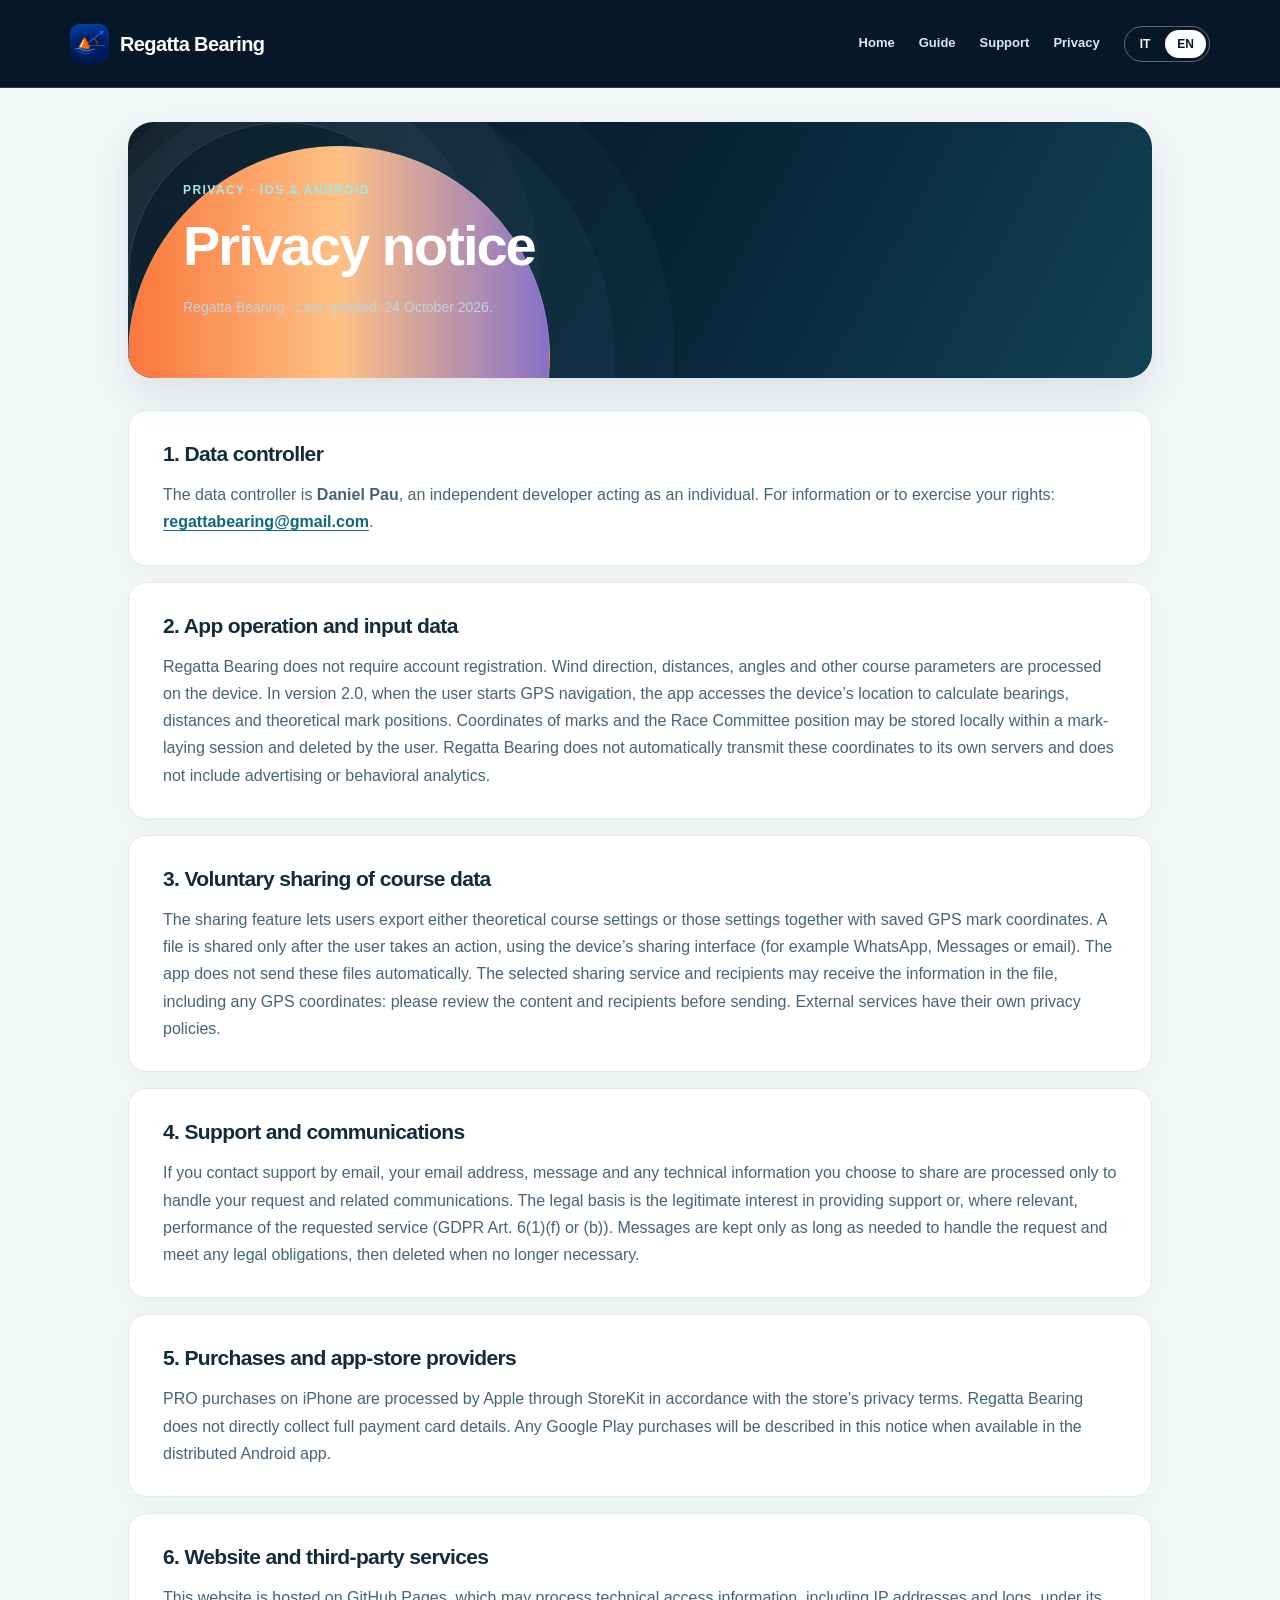
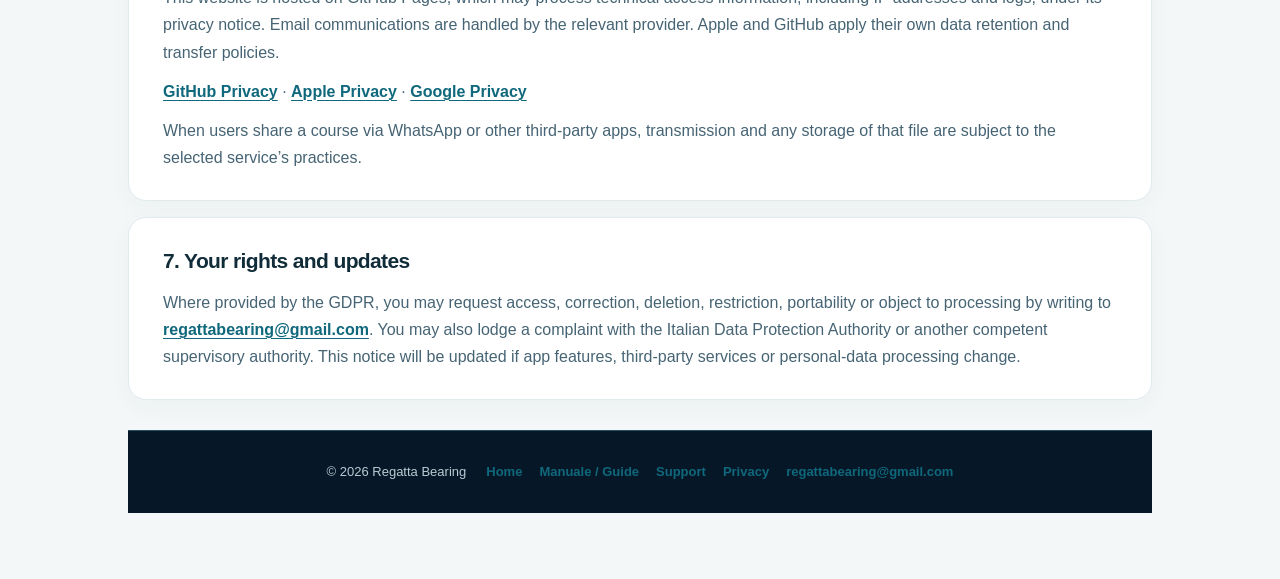
<file: privacy.html>
<!DOCTYPE html>
<!DOCTYPE html>

<html lang="it"><head><meta charset="utf-8"/><meta content="width=device-width, initial-scale=1" name="viewport"/><meta content="Informativa privacy Regatta Bearing: navigazione GPS, posizioni boe sul dispositivo e condivisione volontaria dei campi." name="description"/><title>Regatta Bearing | Privacy</title><style>
:root{--ink:#162339;--muted:#5c687b;--line:#e6e9f1;--accent:#51419a;--orange:#fa763c;--bg:#f5f6fb;color-scheme:light}
*{box-sizing:border-box}html{scroll-behavior:smooth}body{margin:0;background:var(--bg);color:var(--ink);font:16px/1.75 -apple-system,BlinkMacSystemFont,"Segoe UI",sans-serif;-webkit-font-smoothing:antialiased}
header{background:rgba(255,255,255,.95);border-bottom:1px solid var(--line);position:sticky;top:0;z-index:5;backdrop-filter:blur(16px)}header .inside{max-width:1080px;margin:auto;padding:15px 28px;display:flex;justify-content:space-between;align-items:center;gap:16px}
a{color:var(--accent);text-underline-offset:3px}.brand{display:flex;align-items:center;gap:11px;color:var(--ink);font-weight:800;text-decoration:none;font-size:19px;letter-spacing:-.4px}.brand .brand-mark{background:linear-gradient(135deg,#51419a,#7d68bc);width:40px;height:40px;border-radius:12px;display:grid;place-items:center;color:#fff;font-size:22px;box-shadow:0 4px 12px #51419a35}.brand .brand-orange{color:var(--orange)}
.nav{display:flex;gap:24px;align-items:center}.nav a{color:#344158;text-decoration:none;font-weight:650;font-size:14px}.nav a:hover{color:var(--accent)}
.lang-toggle{display:flex;align-items:center;padding:3px;border:1px solid #e2dfea;background:#f4f1fa;border-radius:12px;gap:3px}.lang-toggle button{font:700 12px -apple-system,BlinkMacSystemFont,'Segoe UI',sans-serif;letter-spacing:.02em;color:#655c7d;background:none;border:0;border-radius:9px;padding:8px 12px;cursor:pointer}.lang-toggle button.active{background:#fff;color:var(--accent);box-shadow:0 1px 6px #51419a20}
main{max-width:1000px;margin:auto;padding:0 28px 64px}.hero{position:relative;overflow:hidden;margin:34px 0 26px;padding:48px 52px 51px;background:linear-gradient(120deg,#1c2b4a 0%,#2d2a58 65%,#493976 100%);color:#fff;border-radius:26px;box-shadow:0 18px 42px #20275222}.hero:before{content:'';position:absolute;width:310px;height:310px;border:1px solid #ffffff23;border-radius:50%;top:-170px;right:-60px;box-shadow:0 0 0 45px #ffffff08,0 0 0 100px #ffffff07}.hero:after{content:'';position:absolute;height:5px;bottom:0;left:0;right:0;background:linear-gradient(90deg,var(--orange),#ffc184,#8771c7)}.hero>*{position:relative;z-index:1}.eyebrow{margin:0 0 15px;color:#f7b99b;font-size:12px;letter-spacing:.18em;font-weight:800;text-transform:uppercase}.hero h1{font-size:clamp(34px,5vw,52px);line-height:1.13;margin:0 0 18px;letter-spacing:-.05em;font-weight:800;max-width:760px}.hero .lead{color:#e6e5f4;font-size:18px;line-height:1.65;max-width:690px;margin:0}.hero .small{color:#d7d4ed;margin:0;font-size:14px}
.section-heading{font-size:12px;letter-spacing:.13em;text-transform:uppercase;color:#8b81b1;font-weight:800;margin:38px 0 10px}.card{background:#fff;border:1px solid var(--line);border-radius:19px;padding:28px 34px;margin:16px 0;box-shadow:0 8px 22px #1d2a4309}.card h2{margin:0 0 14px;font-size:21px;line-height:1.3;letter-spacing:-.03em}.card h3{margin:25px 0 7px;font-size:16px;letter-spacing:-.01em}.card p{color:#465269;margin:0 0 12px}.card p:last-child{margin-bottom:0}.card a{font-weight:650;overflow-wrap:anywhere}.card h3 + p{margin-bottom:14px}.card h3:not(:first-child){padding-top:14px;border-top:1px solid #edf0f5}.card.privacy-card{padding:29px 34px}
.hero .small{color:#dddaf2}.notice{font-size:13px;color:#626c7b;background:#eeeff7;border:1px solid #e0e2ed;border-radius:12px;padding:13px 18px;margin-bottom:18px}.small{font-size:14px;color:var(--muted)}footer{display:flex;gap:8px;flex-wrap:wrap;align-items:center;justify-content:space-between;border-top:1px solid #dfe3ee;padding:25px 0;color:#697386;font-size:13px;margin-top:28px}footer a{color:#51419a;font-weight:650}
html[lang='it'] .en,html[lang='en'] .it{display:none!important}
@media(max-width:650px){header .inside{padding:12px 16px}.brand{font-size:16px}.brand .brand-mark{width:34px;height:34px;font-size:18px}.nav{gap:9px}.nav a{font-size:12px}main{padding:0 14px 44px}.hero{margin-top:15px;padding:36px 26px 40px;border-radius:19px}.hero h1{font-size:34px}.hero .lead{font-size:16px}.card,.card.privacy-card{padding:23px 21px}.card h2{font-size:20px}.lang-toggle button{padding:7px 9px}footer{padding:18px 4px}}
</style><script>(function(){const p=new URLSearchParams(location.search).get('lang');document.documentElement.lang=(p==='it'||p==='en')?p:((navigator.language||'it').toLowerCase().startsWith('it')?'it':'en');})();</script><link href="site-inner.css" rel="stylesheet"/></head><body><header class="rb-header"><div class="rb-nav"><a class="rb-brand" href="index.html"><img alt="" src="app-icon.png"/>Regatta Bearing</a><nav aria-label="Site navigation" class="rb-links"><a href="index.html">Home</a><a href="manuale.html"><span class="it">Manuale</span><span class="en">Guide</span></a><a href="support.html"><span class="it">Supporto</span><span class="en">Support</span></a><a aria-current="page" href="privacy.html">Privacy</a><div aria-label="Language" class="rb-language"><button data-lang="it" type="button">IT</button><button data-lang="en" type="button">EN</button></div></nav></div></header><main><section class="hero"><p class="eyebrow">PRIVACY · iOS &amp; ANDROID</p><h1 class="it">Informativa sulla privacy</h1><h1 class="en">Privacy notice</h1><p class="small it">Regatta Bearing · Ultimo aggiornamento: 24 ottobre 2026.</p><p class="small en">Regatta Bearing · Last updated: 24 October 2026.</p></section>
<section class="card privacy-card"><h2 class="it">1. Titolare del trattamento</h2><h2 class="en">1. Data controller</h2>
<p class="it">Il titolare del trattamento è <strong>Daniel Pau</strong>, sviluppatore indipendente (persona fisica). Per informazioni o per esercitare i tuoi diritti: <a href="mailto:regattabearing@gmail.com">regattabearing@gmail.com</a>.</p>
<p class="en">The data controller is <strong>Daniel Pau</strong>, an independent developer acting as an individual. For information or to exercise your rights: <a href="mailto:regattabearing@gmail.com">regattabearing@gmail.com</a>.</p></section>
<section class="card privacy-card"><h2 class="it">2. Funzionamento dell'app e dati inseriti</h2><h2 class="en">2. App operation and input data</h2>
<p class="it">Regatta Bearing non richiede la creazione di un account. Direzione del vento, distanze, angoli e altri parametri del campo vengono elaborati sul dispositivo. Nella versione 2.0, quando l’utente attiva il navigatore GPS, l’app accede alla posizione del dispositivo per calcolare direzioni, distanze e punti teorici di posa. Le coordinate delle boe e del Comitato possono essere salvate localmente nella sessione di posa e cancellate dall’utente. Regatta Bearing non trasmette automaticamente queste coordinate ai propri server e non integra pubblicità o sistemi di analisi comportamentale.</p>
<p class="en">Regatta Bearing does not require account registration. Wind direction, distances, angles and other course parameters are processed on the device. In version 2.0, when the user starts GPS navigation, the app accesses the device’s location to calculate bearings, distances and theoretical mark positions. Coordinates of marks and the Race Committee position may be stored locally within a mark-laying session and deleted by the user. Regatta Bearing does not automatically transmit these coordinates to its own servers and does not include advertising or behavioral analytics.</p></section><section class="card privacy-card"><h2 class="it">3. Condivisione volontaria del campo</h2><h2 class="en">3. Voluntary sharing of course data</h2><p class="it">La funzione di condivisione permette all’utente di esportare le impostazioni teoriche del campo oppure le impostazioni insieme alle coordinate GPS delle boe memorizzate. Il file viene condiviso soltanto dopo un’azione dell’utente, tramite il sistema di condivisione del dispositivo (ad esempio WhatsApp, Messaggi o email). L’app non effettua invii automatici. Il servizio scelto per l’invio e le persone destinatarie potranno ricevere le informazioni contenute nel file, comprese eventuali coordinate GPS: prima dell’invio controlla il contenuto e i destinatari. I servizi esterni applicano le proprie informative privacy.</p><p class="en">The sharing feature lets users export either theoretical course settings or those settings together with saved GPS mark coordinates. A file is shared only after the user takes an action, using the device’s sharing interface (for example WhatsApp, Messages or email). The app does not send these files automatically. The selected sharing service and recipients may receive the information in the file, including any GPS coordinates: please review the content and recipients before sending. External services have their own privacy policies.</p></section>
<section class="card privacy-card"><h2 class="it">4. Assistenza e comunicazioni</h2><h2 class="en">4. Support and communications</h2>
<p class="it">Se contatti l'assistenza via email, vengono trattati il tuo indirizzo email, il contenuto della richiesta e i dati tecnici che scegli di inviare. Questi dati sono utilizzati esclusivamente per gestire la richiesta e le eventuali comunicazioni collegate. La base giuridica è il legittimo interesse a fornire assistenza o, ove pertinente, l'esecuzione del servizio richiesto (art. 6, par. 1, lett. f o b, GDPR). I messaggi vengono conservati per il tempo necessario alla gestione della richiesta e agli eventuali obblighi legali, quindi eliminati quando non più necessari.</p>
<p class="en">If you contact support by email, your email address, message and any technical information you choose to share are processed only to handle your request and related communications. The legal basis is the legitimate interest in providing support or, where relevant, performance of the requested service (GDPR Art. 6(1)(f) or (b)). Messages are kept only as long as needed to handle the request and meet any legal obligations, then deleted when no longer necessary.</p></section>
<section class="card privacy-card"><h2 class="it">5. Acquisti e fornitori degli store</h2><h2 class="en">5. Purchases and app-store providers</h2>
<p class="it">Gli acquisti delle funzionalità PRO su iPhone sono gestiti tramite Apple e StoreKit secondo le informative dello store. Regatta Bearing non raccoglie direttamente i dati completi delle carte di pagamento. Eventuali acquisti tramite Google Play saranno descritti in questa informativa quando disponibili nell’app distribuita su Android.</p>
<p class="en">PRO purchases on iPhone are processed by Apple through StoreKit in accordance with the store’s privacy terms. Regatta Bearing does not directly collect full payment card details. Any Google Play purchases will be described in this notice when available in the distributed Android app.</p></section>
<section class="card privacy-card"><h2 class="it">6. Sito web e servizi esterni</h2><h2 class="en">6. Website and third-party services</h2>
<p class="it">Il sito è ospitato su GitHub Pages, che può trattare informazioni tecniche di accesso, inclusi indirizzi IP e log, secondo la propria informativa. Le comunicazioni via email vengono trattate dal relativo fornitore di posta. Apple e GitHub applicano le proprie politiche di conservazione e trasferimento dei dati.</p>
<p class="en">This website is hosted on GitHub Pages, which may process technical access information, including IP addresses and logs, under its privacy notice. Email communications are handled by the relevant provider. Apple and GitHub apply their own data retention and transfer policies.</p>
<p><a href="https://docs.github.com/en/site-policy/privacy-policies/github-general-privacy-statement">GitHub Privacy</a> · <a href="https://www.apple.com/legal/privacy/">Apple Privacy</a> · <a href="https://policies.google.com/privacy">Google Privacy</a></p><p class="it">Quando l’utente condivide un campo tramite WhatsApp o altre app di terze parti, la trasmissione e l’eventuale conservazione del file sono soggette alle pratiche del servizio selezionato.</p><p class="en">When users share a course via WhatsApp or other third-party apps, transmission and any storage of that file are subject to the selected service’s practices.</p></section>
<section class="card privacy-card"><h2 class="it">7. I tuoi diritti e aggiornamenti</h2><h2 class="en">7. Your rights and updates</h2>
<p class="it">Nei casi previsti dal GDPR puoi chiedere accesso, rettifica, cancellazione, limitazione, portabilità e opposizione al trattamento scrivendo a <a href="mailto:regattabearing@gmail.com">regattabearing@gmail.com</a>. Puoi inoltre presentare reclamo al Garante per la protezione dei dati personali o all'autorità di controllo competente. Questa informativa sarà aggiornata se cambieranno funzionalità, servizi esterni o modalità di trattamento dei dati.</p>
<p class="en">Where provided by the GDPR, you may request access, correction, deletion, restriction, portability or object to processing by writing to <a href="mailto:regattabearing@gmail.com">regattabearing@gmail.com</a>. You may also lodge a complaint with the Italian Data Protection Authority or another competent supervisory authority. This notice will be updated if app features, third-party services or personal-data processing change.</p></section>
<footer class="rb-footer"><div class="rb-footer-inner"><span>© 2026 Regatta Bearing</span><div class="rb-footer-links"><a href="index.html">Home</a><a href="manuale.html">Manuale / Guide</a><a href="support.html">Support</a><a href="privacy.html">Privacy</a><a href="mailto:regattabearing@gmail.com">regattabearing@gmail.com</a></div></div></footer></main><script>(function(){const p=new URLSearchParams(location.search).get('lang');const lang=p==='en'||p==='it'?p:(navigator.language||'it').toLowerCase().startsWith('it')?'it':'en';document.documentElement.lang=lang;document.querySelectorAll('[data-lang]').forEach(b=>{b.classList.toggle('active',b.dataset.lang===lang);b.addEventListener('click',()=>{document.documentElement.lang=b.dataset.lang;document.querySelectorAll('[data-lang]').forEach(x=>x.classList.toggle('active',x.dataset.lang===b.dataset.lang));});});})();
</script></body></html>
</file>
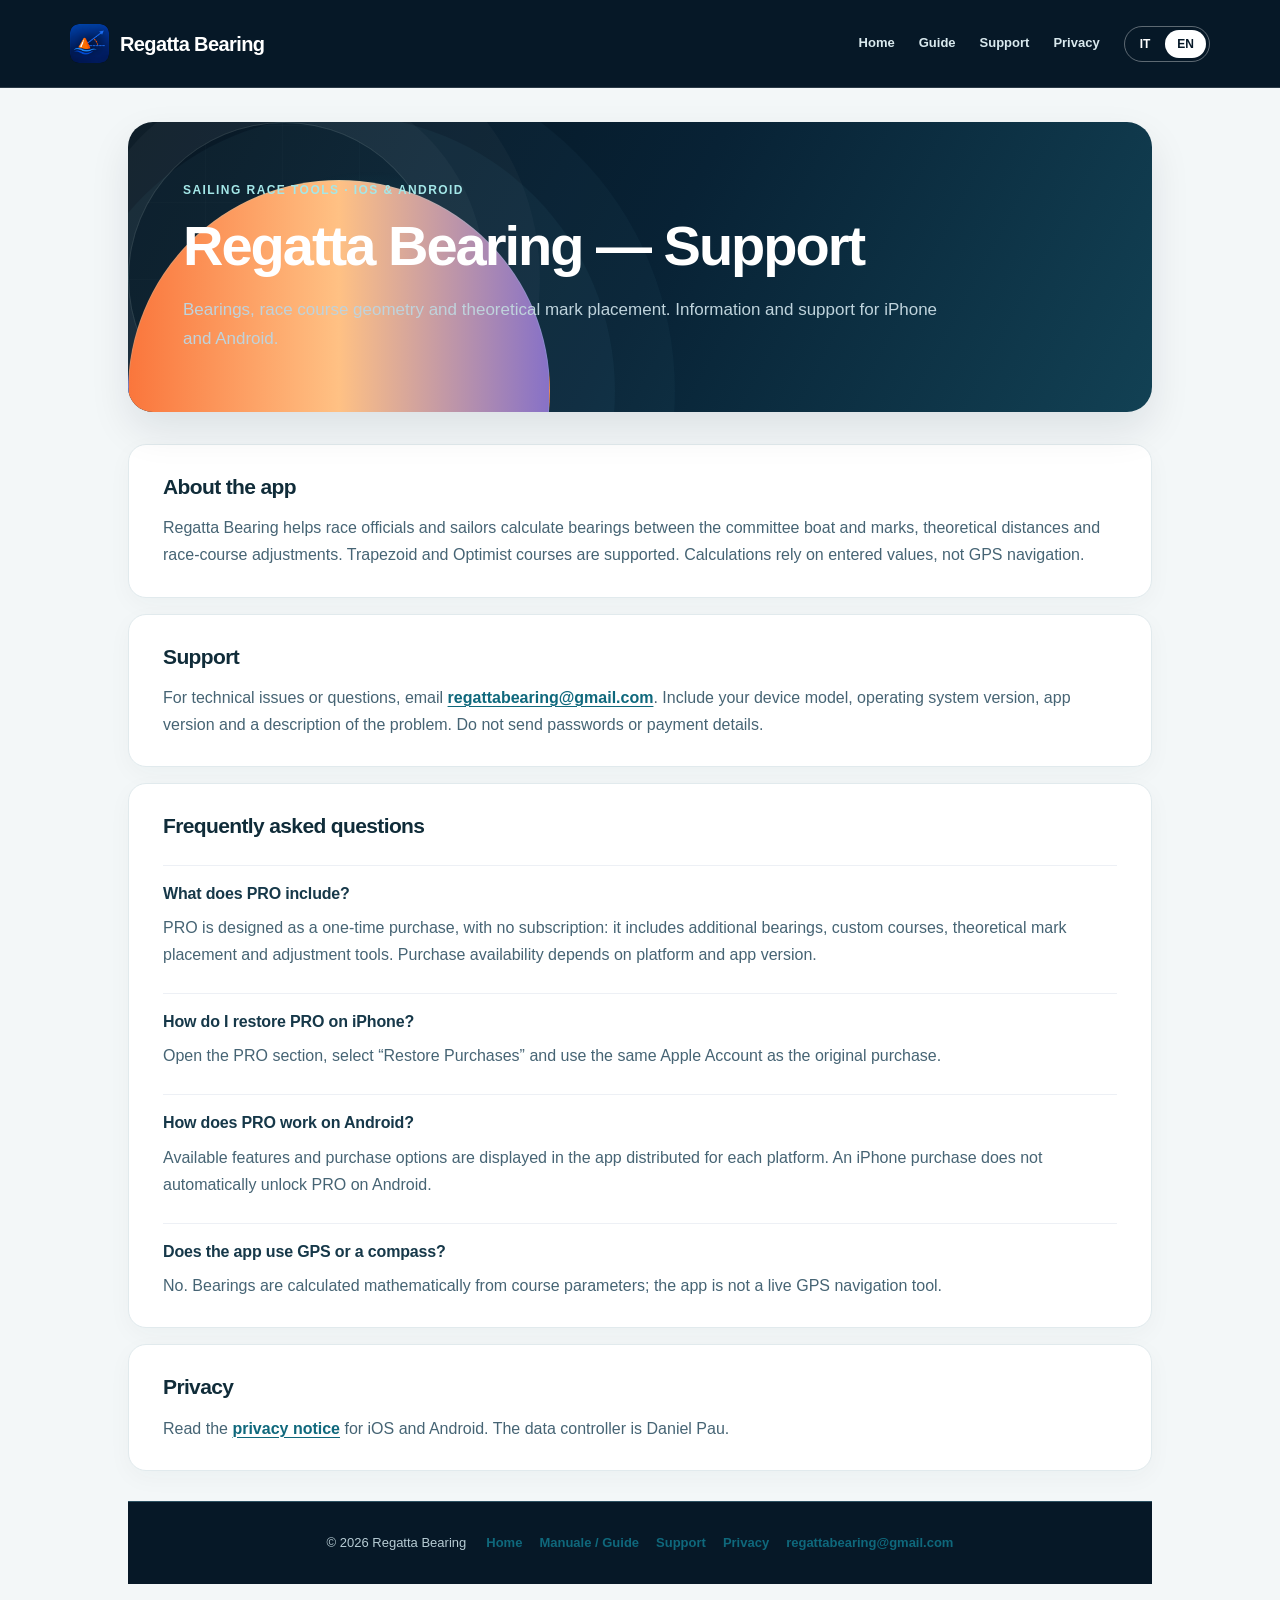
<file: support.html>
<!DOCTYPE html>

<html lang="it"><head><meta charset="utf-8"/><meta content="width=device-width, initial-scale=1" name="viewport"/><meta content="Regatta Bearing – supporto e informazioni sull'app per iOS e Android." name="description"/><title>Regatta Bearing | Supporto e assistenza</title><style>
:root{--ink:#162339;--muted:#5c687b;--line:#e6e9f1;--accent:#51419a;--orange:#fa763c;--bg:#f5f6fb;color-scheme:light}
*{box-sizing:border-box}html{scroll-behavior:smooth}body{margin:0;background:var(--bg);color:var(--ink);font:16px/1.75 -apple-system,BlinkMacSystemFont,"Segoe UI",sans-serif;-webkit-font-smoothing:antialiased}
header{background:rgba(255,255,255,.95);border-bottom:1px solid var(--line);position:sticky;top:0;z-index:5;backdrop-filter:blur(16px)}header .inside{max-width:1080px;margin:auto;padding:15px 28px;display:flex;justify-content:space-between;align-items:center;gap:16px}
a{color:var(--accent);text-underline-offset:3px}.brand{display:flex;align-items:center;gap:11px;color:var(--ink);font-weight:800;text-decoration:none;font-size:19px;letter-spacing:-.4px}.brand .brand-mark{background:linear-gradient(135deg,#51419a,#7d68bc);width:40px;height:40px;border-radius:12px;display:grid;place-items:center;color:#fff;font-size:22px;box-shadow:0 4px 12px #51419a35}.brand .brand-orange{color:var(--orange)}
.nav{display:flex;gap:24px;align-items:center}.nav a{color:#344158;text-decoration:none;font-weight:650;font-size:14px}.nav a:hover{color:var(--accent)}
.lang-toggle{display:flex;align-items:center;padding:3px;border:1px solid #e2dfea;background:#f4f1fa;border-radius:12px;gap:3px}.lang-toggle button{font:700 12px -apple-system,BlinkMacSystemFont,'Segoe UI',sans-serif;letter-spacing:.02em;color:#655c7d;background:none;border:0;border-radius:9px;padding:8px 12px;cursor:pointer}.lang-toggle button.active{background:#fff;color:var(--accent);box-shadow:0 1px 6px #51419a20}
main{max-width:1000px;margin:auto;padding:0 28px 64px}.hero{position:relative;overflow:hidden;margin:34px 0 26px;padding:48px 52px 51px;background:linear-gradient(120deg,#1c2b4a 0%,#2d2a58 65%,#493976 100%);color:#fff;border-radius:26px;box-shadow:0 18px 42px #20275222}.hero:before{content:'';position:absolute;width:310px;height:310px;border:1px solid #ffffff23;border-radius:50%;top:-170px;right:-60px;box-shadow:0 0 0 45px #ffffff08,0 0 0 100px #ffffff07}.hero:after{content:'';position:absolute;height:5px;bottom:0;left:0;right:0;background:linear-gradient(90deg,var(--orange),#ffc184,#8771c7)}.hero>*{position:relative;z-index:1}.eyebrow{margin:0 0 15px;color:#f7b99b;font-size:12px;letter-spacing:.18em;font-weight:800;text-transform:uppercase}.hero h1{font-size:clamp(34px,5vw,52px);line-height:1.13;margin:0 0 18px;letter-spacing:-.05em;font-weight:800;max-width:760px}.hero .lead{color:#e6e5f4;font-size:18px;line-height:1.65;max-width:690px;margin:0}.hero .small{color:#d7d4ed;margin:0;font-size:14px}
.section-heading{font-size:12px;letter-spacing:.13em;text-transform:uppercase;color:#8b81b1;font-weight:800;margin:38px 0 10px}.card{background:#fff;border:1px solid var(--line);border-radius:19px;padding:28px 34px;margin:16px 0;box-shadow:0 8px 22px #1d2a4309}.card h2{margin:0 0 14px;font-size:21px;line-height:1.3;letter-spacing:-.03em}.card h3{margin:25px 0 7px;font-size:16px;letter-spacing:-.01em}.card p{color:#465269;margin:0 0 12px}.card p:last-child{margin-bottom:0}.card a{font-weight:650;overflow-wrap:anywhere}.card h3 + p{margin-bottom:14px}.card h3:not(:first-child){padding-top:14px;border-top:1px solid #edf0f5}.card.privacy-card{padding:29px 34px}
.hero .small{color:#dddaf2}.notice{font-size:13px;color:#626c7b;background:#eeeff7;border:1px solid #e0e2ed;border-radius:12px;padding:13px 18px;margin-bottom:18px}.small{font-size:14px;color:var(--muted)}footer{display:flex;gap:8px;flex-wrap:wrap;align-items:center;justify-content:space-between;border-top:1px solid #dfe3ee;padding:25px 0;color:#697386;font-size:13px;margin-top:28px}footer a{color:#51419a;font-weight:650}
html[lang='it'] .en,html[lang='en'] .it{display:none!important}
@media(max-width:650px){header .inside{padding:12px 16px}.brand{font-size:16px}.brand .brand-mark{width:34px;height:34px;font-size:18px}.nav{gap:9px}.nav a{font-size:12px}main{padding:0 14px 44px}.hero{margin-top:15px;padding:36px 26px 40px;border-radius:19px}.hero h1{font-size:34px}.hero .lead{font-size:16px}.card,.card.privacy-card{padding:23px 21px}.card h2{font-size:20px}.lang-toggle button{padding:7px 9px}footer{padding:18px 4px}}
</style><script>(function(){const p=new URLSearchParams(location.search).get('lang');document.documentElement.lang=(p==='it'||p==='en')?p:((navigator.language||'it').toLowerCase().startsWith('it')?'it':'en');})();</script><link href="site-inner.css" rel="stylesheet"/></head><body><header class="rb-header"><div class="rb-nav"><a class="rb-brand" href="index.html"><img alt="" src="app-icon.png"/>Regatta Bearing</a><nav aria-label="Site navigation" class="rb-links"><a href="index.html">Home</a><a href="manuale.html"><span class="it">Manuale</span><span class="en">Guide</span></a><a aria-current="page" href="support.html"><span class="it">Supporto</span><span class="en">Support</span></a><a href="privacy.html">Privacy</a><div aria-label="Language" class="rb-language"><button data-lang="it" type="button">IT</button><button data-lang="en" type="button">EN</button></div></nav></div></header><main><section class="hero"><p class="eyebrow">SAILING RACE TOOLS · iOS &amp; ANDROID</p><h1 class="it">Regatta Bearing — Supporto</h1><h1 class="en">Regatta Bearing — Support</h1><p class="lead it">Rilevamenti, geometria e posa teorica dei campi di regata. Informazioni e assistenza per iPhone e Android.</p><p class="lead en">Bearings, race course geometry and theoretical mark placement. Information and support for iPhone and Android.</p></section>
<section class="card"><h2 class="it">L'applicazione</h2><h2 class="en">About the app</h2><p class="it">Regatta Bearing aiuta ufficiali di regata e velisti a calcolare rilevamenti tra Barca Comitato e boe, distanze teoriche e spostamenti del campo. Supporta i percorsi Trapezio e Optimist. I calcoli dipendono dai valori inseriti, non dal GPS.</p><p class="en">Regatta Bearing helps race officials and sailors calculate bearings between the committee boat and marks, theoretical distances and race-course adjustments. Trapezoid and Optimist courses are supported. Calculations rely on entered values, not GPS navigation.</p></section>
<section class="card"><h2 class="it">Assistenza</h2><h2 class="en">Support</h2><p class="it">Per problemi tecnici o domande sull'app scrivi a <a href="mailto:regattabearing@gmail.com">regattabearing@gmail.com</a>. Indica dispositivo, versione del sistema operativo, versione dell'app e descrizione del problema. Non inviare password o dati di pagamento.</p><p class="en">For technical issues or questions, email <a href="mailto:regattabearing@gmail.com">regattabearing@gmail.com</a>. Include your device model, operating system version, app version and a description of the problem. Do not send passwords or payment details.</p></section>
<section class="card"><h2 class="it">Domande frequenti</h2><h2 class="en">Frequently asked questions</h2><h3 class="it">Che cosa comprende PRO?</h3><h3 class="en">What does PRO include?</h3><p class="it">PRO è previsto come acquisto una tantum, senza abbonamento: include rilevamenti aggiuntivi, campo personalizzato, posa teorica e strumenti di spostamento. La disponibilità dell'acquisto dipende dalla piattaforma e dalla versione dell'app.</p><p class="en">PRO is designed as a one-time purchase, with no subscription: it includes additional bearings, custom courses, theoretical mark placement and adjustment tools. Purchase availability depends on platform and app version.</p><h3 class="it">Come ripristino PRO su iPhone?</h3><h3 class="en">How do I restore PRO on iPhone?</h3><p class="it">Apri la sezione PRO, seleziona «Ripristina acquisti» e usa lo stesso Apple Account dell'acquisto originale.</p><p class="en">Open the PRO section, select “Restore Purchases” and use the same Apple Account as the original purchase.</p><h3 class="it">Come funziona PRO su Android?</h3><h3 class="en">How does PRO work on Android?</h3><p class="it">Le funzioni e le modalità di acquisto disponibili sono indicate direttamente nell’app distribuita per la piattaforma. Gli acquisti su iPhone non sbloccano automaticamente PRO su Android.</p><p class="en">Available features and purchase options are displayed in the app distributed for each platform. An iPhone purchase does not automatically unlock PRO on Android.</p><h3 class="it">L'app usa GPS o bussola?</h3><h3 class="en">Does the app use GPS or a compass?</h3><p class="it">No. I rilevamenti sono calcolati matematicamente dai parametri del campo; l'app non è uno strumento di navigazione GPS in tempo reale.</p><p class="en">No. Bearings are calculated mathematically from course parameters; the app is not a live GPS navigation tool.</p></section>
<section class="card"><h2 class="it">Privacy</h2><h2 class="en">Privacy</h2><p class="it">Consulta l'<a href="privacy.html?lang=it">informativa sulla privacy</a> dedicata a iOS e Android. Il titolare del trattamento è Daniel Pau.</p><p class="en">Read the <a href="privacy.html?lang=en">privacy notice</a> for iOS and Android. The data controller is Daniel Pau.</p></section>
<footer class="rb-footer"><div class="rb-footer-inner"><span>© 2026 Regatta Bearing</span><div class="rb-footer-links"><a href="index.html">Home</a><a href="manuale.html">Manuale / Guide</a><a href="support.html">Support</a><a href="privacy.html">Privacy</a><a href="mailto:regattabearing@gmail.com">regattabearing@gmail.com</a></div></div></footer></main><script>(function(){const p=new URLSearchParams(location.search).get('lang');const lang=p==='en'||p==='it'?p:(navigator.language||'it').toLowerCase().startsWith('it')?'it':'en';document.documentElement.lang=lang;document.querySelectorAll('[data-lang]').forEach(b=>{b.classList.toggle('active',b.dataset.lang===lang);b.addEventListener('click',()=>{document.documentElement.lang=b.dataset.lang;document.querySelectorAll('[data-lang]').forEach(x=>x.classList.toggle('active',x.dataset.lang===b.dataset.lang));});});})();
</script></body></html>
</file>
<file: site-inner.css>
/* Regatta Bearing | shared site identity — design-only override */
:root{--rb-navy:#061827;--rb-mid:#0d3047;--rb-cyan:#8fe4e7;--rb-orange:#ff7b3b;--rb-paper:#f3f7f8;--rb-ink:#102c39}
html{scroll-behavior:smooth}body{background:var(--rb-paper)!important;color:var(--rb-ink)!important;font-family:Inter,-apple-system,BlinkMacSystemFont,"Segoe UI",sans-serif!important;line-height:1.7!important}
header.rb-header{position:relative!important;top:auto!important;background:#061827!important;color:#fff!important;border-bottom:1px solid #ffffff26!important;box-shadow:none!important;backdrop-filter:none!important}
header.rb-header .rb-nav{max-width:1200px;margin:auto;min-height:87px;padding:14px 30px;display:flex;justify-content:space-between;align-items:center;gap:20px}
header.rb-header .rb-brand{display:flex;align-items:center;gap:11px;color:#fff!important;text-decoration:none;font-size:20px;font-weight:850;letter-spacing:-.6px;white-space:nowrap}
header.rb-header .rb-brand img{width:39px;height:39px;object-fit:contain;border-radius:9px}
header.rb-header .rb-links{display:flex;align-items:center;gap:24px;flex-wrap:wrap}
header.rb-header .rb-links>a{color:#d9e9ee!important;text-decoration:none;font-size:13px;font-weight:650;white-space:nowrap}
header.rb-header .rb-links>a:hover{color:#fff!important}
header.rb-header .rb-language{display:flex;gap:3px;border:1px solid #ffffff59;border-radius:50px;padding:3px}
header.rb-header .rb-language button{background:transparent;border:0;color:#fff;border-radius:40px;padding:7px 12px;font-size:12px;font-weight:800;cursor:pointer}
header.rb-header .rb-language button.on,header.rb-header .rb-language button.active{background:#fff;color:#061827}
main{max-width:1080px!important;margin:0 auto!important;padding:0 28px 66px!important}
main>.hero,main>section.hero{position:relative;overflow:hidden;margin:34px 0 32px!important;padding:58px 55px!important;min-height:245px;background:linear-gradient(118deg,#04111c 0%,#082235 51%,#124154 100%)!important;color:#fff!important;border-radius:25px!important;box-shadow:0 18px 40px #06182718!important}
main>.hero:before,main>section.hero:before{content:"";position:absolute;inset:0;background:radial-gradient(ellipse at 78% 45%,#2cb9b42b,transparent 38%),repeating-linear-gradient(0deg,transparent 0px,transparent 76px,#ffffff08 77px),repeating-linear-gradient(90deg,transparent 0px,transparent 76px,#ffffff08 77px);pointer-events:none}
main>.hero:after,main>section.hero:after{content:"";position:absolute;bottom:-190px;right:-100px;width:420px;height:420px;border-radius:50%;border:1px solid #88e1e333;box-shadow:0 0 0 65px #7bdde90a,0 0 0 125px #7bdde908;pointer-events:none}
main>.hero>*{position:relative;z-index:1}
main>.hero h1{font-size:clamp(36px,5vw,56px)!important;font-weight:850!important;letter-spacing:-2px!important;line-height:1.12!important;color:white!important}
main>.hero p,main>.hero .lead{color:#bfd3dc!important;max-width:760px;font-size:17px;line-height:1.7}
.eyebrow,.section-heading{color:#0c6e82!important;font-size:12px!important;font-weight:800!important;letter-spacing:.12em!important;text-transform:uppercase!important}
.hero .eyebrow{color:#a4e7e8!important}
.card{background:white!important;border:1px solid #e1eaed!important;border-radius:18px!important;box-shadow:0 7px 25px #11374609!important}
.card h2{color:#102c39!important}.card h3{color:#163849!important}.card p{color:#466474!important}
.card a,main a:not(.toc a){color:#0f687c!important;text-decoration-thickness:1px;text-underline-offset:3px}
.toc{display:flex;flex-wrap:wrap;gap:10px!important;margin:25px 0 30px!important}
.toc a{border:1px solid #cfdfe4!important;border-radius:30px!important;padding:9px 15px!important;background:#fff!important;text-decoration:none!important;font-size:13px!important;font-weight:650;color:#10556a!important}
.toc a:hover{border-color:#ff7b3b!important}
.notice{background:#fff7f1!important;border-left:4px solid var(--rb-orange)!important;color:#394d56!important}
footer.rb-footer{max-width:none!important;background:#061827!important;color:#b7ccd4!important;margin:30px 0 0!important;padding:30px 28px!important;border-top:1px solid #2b5061}
footer.rb-footer .rb-footer-inner{max-width:1140px;margin:auto;display:flex;gap:20px;justify-content:space-between;align-items:center;flex-wrap:wrap;font-size:13px}
footer.rb-footer a{color:#d9e9ee!important;text-decoration:none}footer.rb-footer a:hover{color:#fff!important}
footer.rb-footer .rb-footer-links{display:flex;gap:17px;flex-wrap:wrap}
@media(max-width:720px){header.rb-header .rb-nav{align-items:flex-start;flex-direction:column;padding:17px 20px;gap:16px}header.rb-header .rb-links{gap:12px 18px}main{padding:0 16px 38px!important}main>.hero,main>section.hero{padding:35px 25px!important;margin:18px 0 24px!important;border-radius:19px!important}.card{padding:23px!important}footer.rb-footer{padding:27px 20px!important}}
</file>
